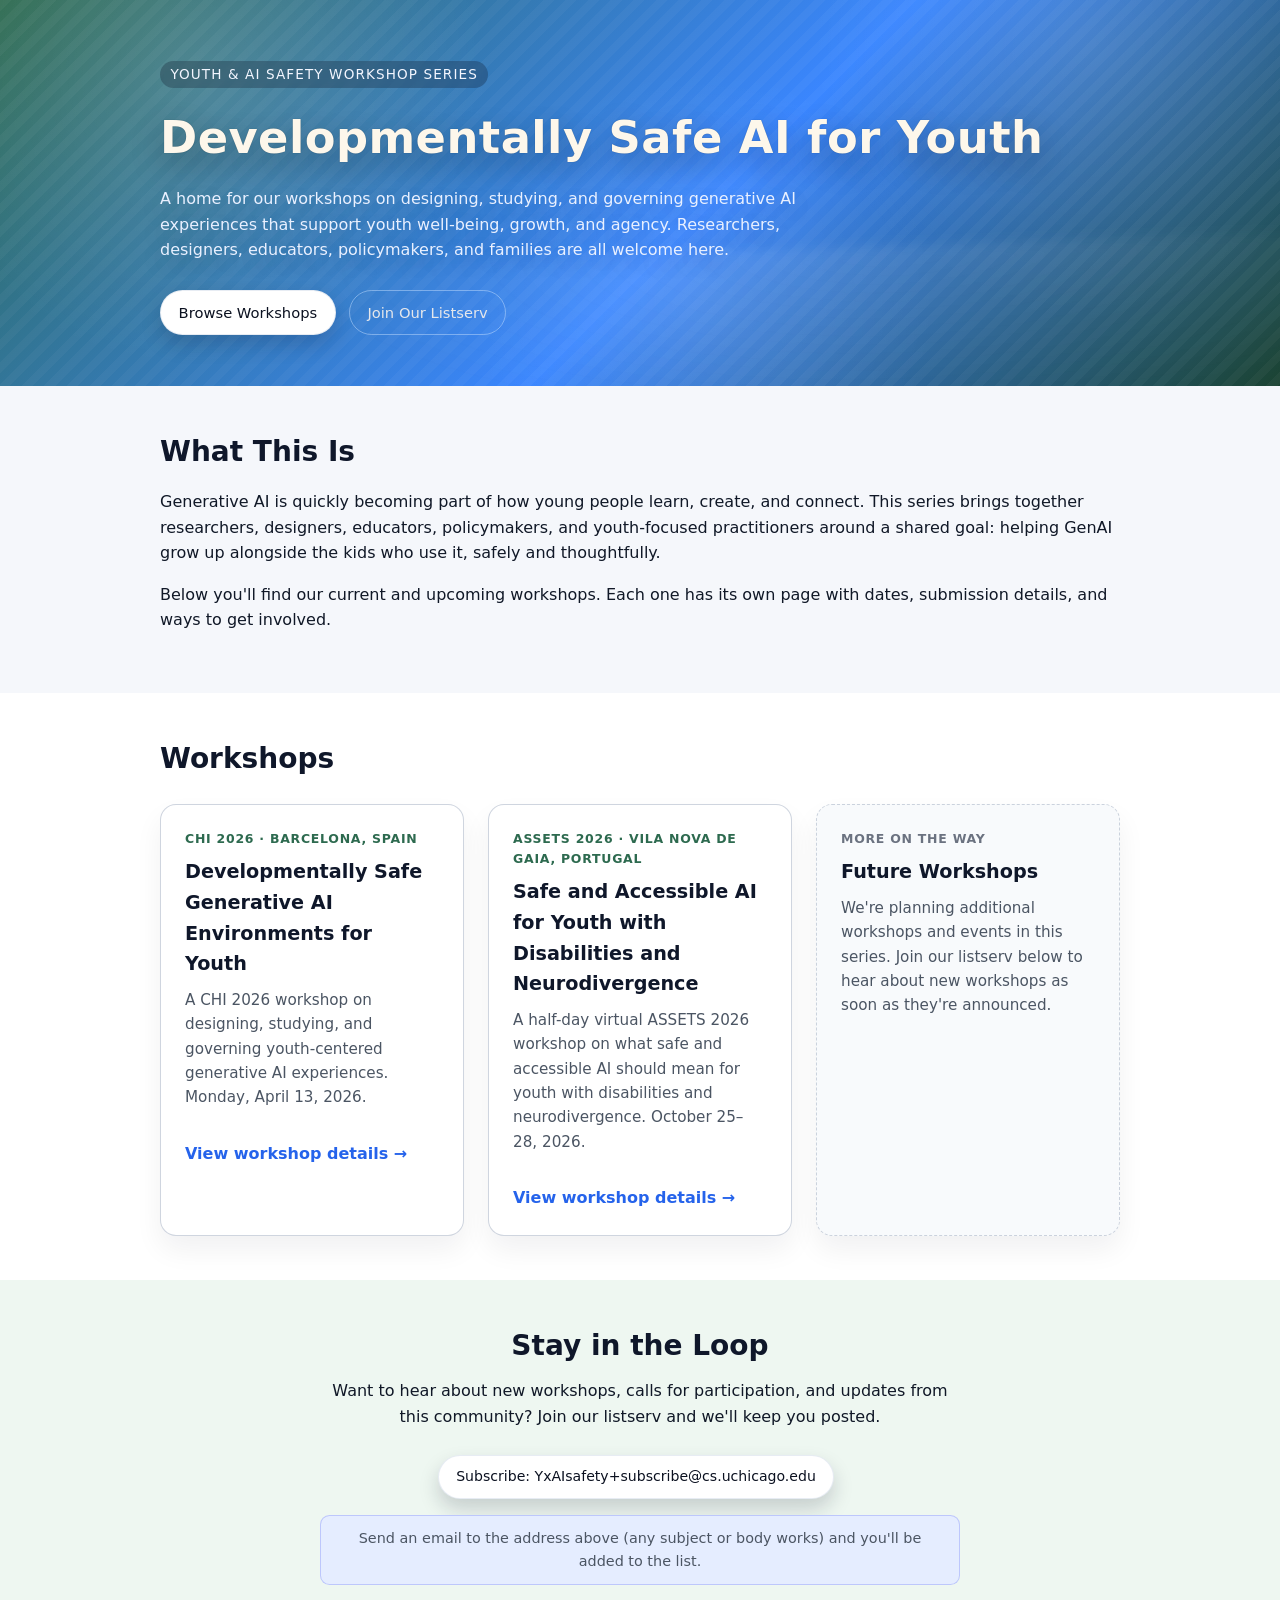
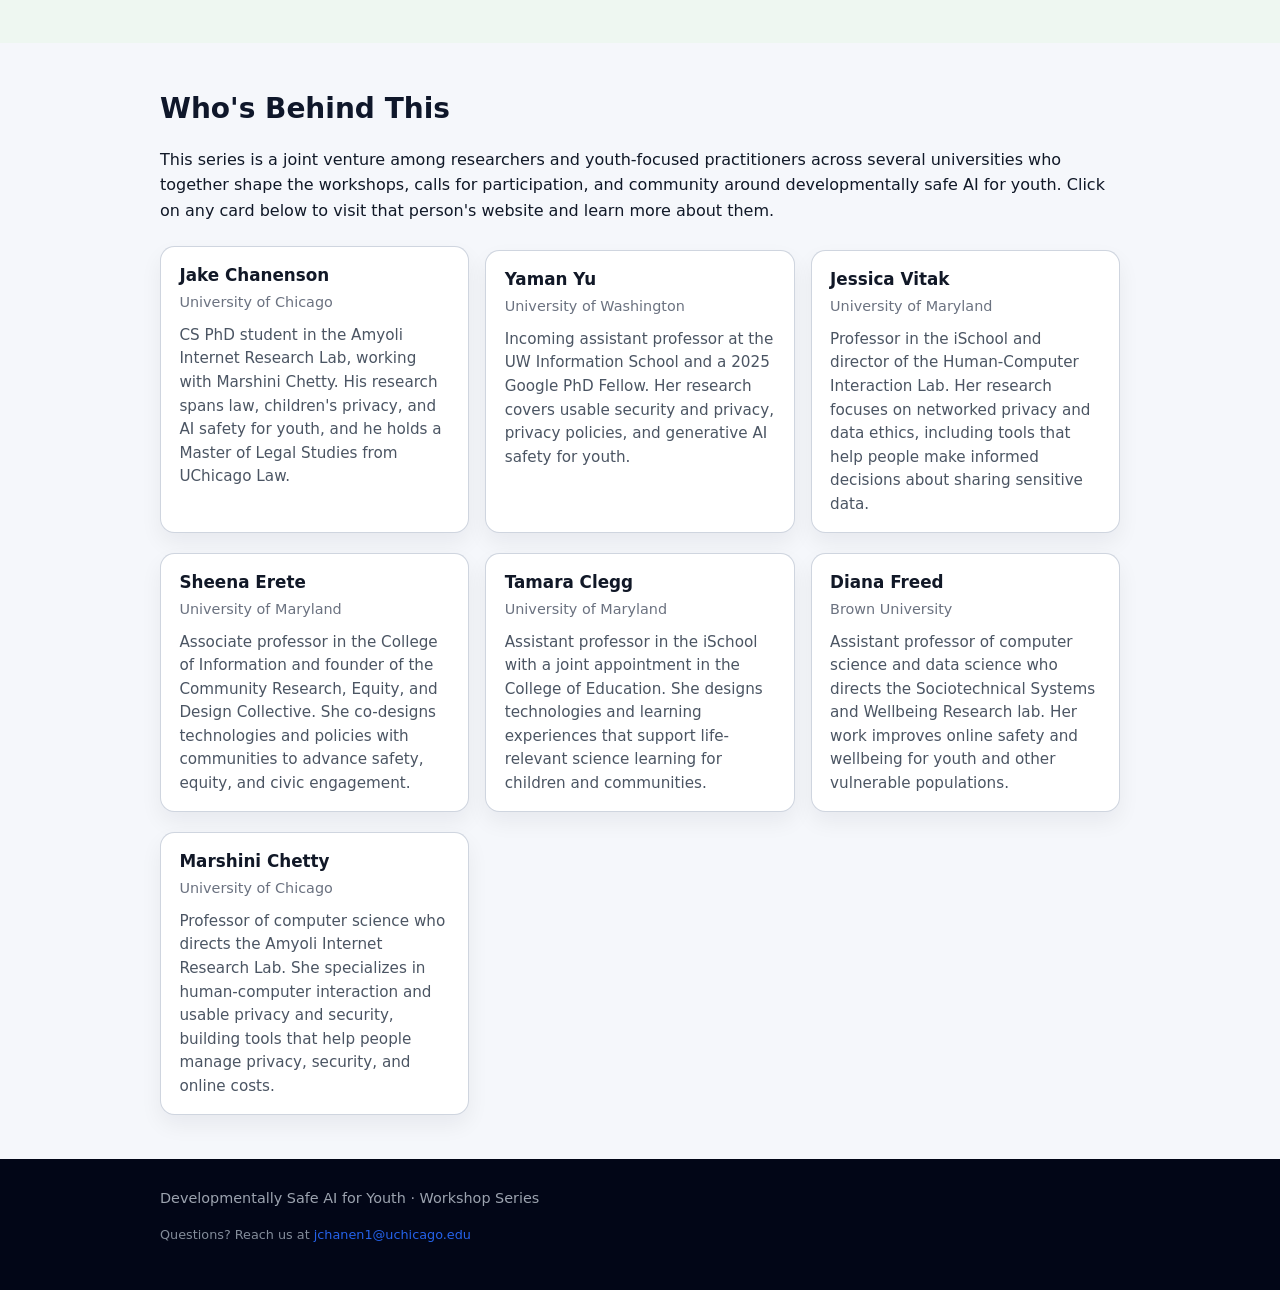
<file: index.html>
<!DOCTYPE html>
<html lang="en">
  <head>
    <meta charset="UTF-8" />
    <meta
      name="viewport"
      content="width=device-width, initial-scale=1.0"
    />
    <title>Developmentally Safe AI for Youth – Workshop Series</title>
    <link rel="stylesheet" href="assets/css/style.css?v=10" />
  </head>
  <body>
    <header class="hero hero-friendly">
      <div class="hero-inner">
        <p class="tag">Youth &amp; AI Safety Workshop Series</p>
        <h1>Developmentally Safe AI for Youth</h1>
        <p class="subtitle">
          A home for our workshops on designing, studying, and governing generative AI experiences that support
          youth well-being, growth, and agency. Researchers, designers, educators, policymakers, and families are all
          welcome here.
        </p>
        <a href="#workshops" class="button primary">Browse Workshops</a>
        <a href="#listserv" class="button ghost">Join Our Listserv</a>
      </div>
    </header>

    <main>
      <section id="about" class="section">
        <div class="section-inner">
          <h2>What This Is</h2>
          <p>
            Generative AI is quickly becoming part of how young people learn, create, and connect. This series brings
            together researchers, designers, educators, policymakers, and youth-focused practitioners around a shared
            goal: helping GenAI grow up alongside the kids who use it, safely and thoughtfully.
          </p>
          <p>
            Below you'll find our current and upcoming workshops. Each one has its own page with dates, submission
            details, and ways to get involved.
          </p>
        </div>
      </section>

      <section id="workshops" class="section alt">
        <div class="section-inner">
          <h2>Workshops</h2>
          <div class="workshop-grid">
            <a class="workshop-card" href="workshops/chi2026/index.html">
              <div class="workshop-card-tag">CHI 2026 · Barcelona, Spain</div>
              <h3>Developmentally Safe Generative AI Environments for Youth</h3>
              <p>
                A CHI 2026 workshop on designing, studying, and governing youth-centered generative AI experiences.
                Monday, April 13, 2026.
              </p>
              <span class="workshop-card-link">View workshop details &rarr;</span>
            </a>

            <a class="workshop-card" href="workshops/2026_assets/index.html">
              <div class="workshop-card-tag">ASSETS 2026 · Vila Nova de Gaia, Portugal</div>
              <h3>Safe and Accessible AI for Youth with Disabilities and Neurodivergence</h3>
              <p>
                A half-day virtual ASSETS 2026 workshop on what safe and accessible AI should mean for youth with
                disabilities and neurodivergence. October 25–28, 2026.
              </p>
              <span class="workshop-card-link">View workshop details &rarr;</span>
            </a>

            <div class="workshop-card workshop-card-placeholder">
              <div class="workshop-card-tag">More on the way</div>
              <h3>Future Workshops</h3>
              <p>
                We're planning additional workshops and events in this series. Join our listserv below to hear about
                new workshops as soon as they're announced.
              </p>
            </div>
          </div>
        </div>
      </section>

      <section id="listserv" class="section listserv-section">
        <div class="section-inner listserv-inner">
          <h2>Stay in the Loop</h2>
          <p>
            Want to hear about new workshops, calls for participation, and updates from this community? Join our
            listserv and we'll keep you posted.
          </p>
          <a
            href="mailto:YxAIsafety+subscribe@cs.uchicago.edu"
            class="button primary listserv-button"
          >
            Subscribe: YxAIsafety+subscribe@cs.uchicago.edu
          </a>
          <p class="note listserv-note">
            Send an email to the address above (any subject or body works) and you'll be added to the list.
          </p>
        </div>
      </section>
      <section id="about-team" class="section">
        <div class="section-inner">
          <h2>Who's Behind This</h2>
          <p>
            This series is a joint venture among researchers and youth-focused practitioners across several
            universities who together shape the workshops, calls for participation, and community around
            developmentally safe AI for youth. Click on any card below to visit that person's website and learn more
            about them.
          </p>
          <ul class="team-list">
            <li><a class="team-card" href="https://jakec007.github.io/"><strong>Jake Chanenson</strong><span class="team-affil">University of Chicago</span><span class="team-bio">CS PhD student in the Amyoli Internet Research Lab, working with Marshini Chetty. His research spans law, children's privacy, and AI safety for youth, and he holds a Master of Legal Studies from UChicago Law.</span></a></li>
            <li><a class="team-card" href="https://yaman-yu.github.io/"><strong>Yaman Yu</strong><span class="team-affil">University of Washington</span><span class="team-bio">Incoming assistant professor at the UW Information School and a 2025 Google PhD Fellow. Her research covers usable security and privacy, privacy policies, and generative AI safety for youth.</span></a></li>
            <li><a class="team-card" href="https://jessicavitak.com/"><strong>Jessica Vitak</strong><span class="team-affil">University of Maryland</span><span class="team-bio">Professor in the iSchool and director of the Human-Computer Interaction Lab. Her research focuses on networked privacy and data ethics, including tools that help people make informed decisions about sharing sensitive data.</span></a></li>
            <li><a class="team-card" href="https://www.sheenaerete.com/"><strong>Sheena Erete</strong><span class="team-affil">University of Maryland</span><span class="team-bio">Associate professor in the College of Information and founder of the Community Research, Equity, and Design Collective. She co-designs technologies and policies with communities to advance safety, equity, and civic engagement.</span></a></li>
            <li><a class="team-card" href="https://tammyclegg.com/"><strong>Tamara Clegg</strong><span class="team-affil">University of Maryland</span><span class="team-bio">Assistant professor in the iSchool with a joint appointment in the College of Education. She designs technologies and learning experiences that support life-relevant science learning for children and communities.</span></a></li>
            <li><a class="team-card" href="https://dfreed.me/"><strong>Diana Freed</strong><span class="team-affil">Brown University</span><span class="team-bio">Assistant professor of computer science and data science who directs the Sociotechnical Systems and Wellbeing Research lab. Her work improves online safety and wellbeing for youth and other vulnerable populations.</span></a></li>
            <li><a class="team-card" href="https://www.marshini.net/"><strong>Marshini Chetty</strong><span class="team-affil">University of Chicago</span><span class="team-bio">Professor of computer science who directs the Amyoli Internet Research Lab. She specializes in human-computer interaction and usable privacy and security, building tools that help people manage privacy, security, and online costs.</span></a></li>
          </ul>
        </div>
      </section>
    </main>

    <footer class="footer">
      <div class="footer-inner">
        <p>Developmentally Safe AI for Youth &middot; Workshop Series</p>
        <p class="small">
          Questions? Reach us at
          <a href="mailto:jchanen1@uchicago.edu">jchanen1@uchicago.edu</a>
        </p>
      </div>
    </footer>
  </body>
</html>
</file>
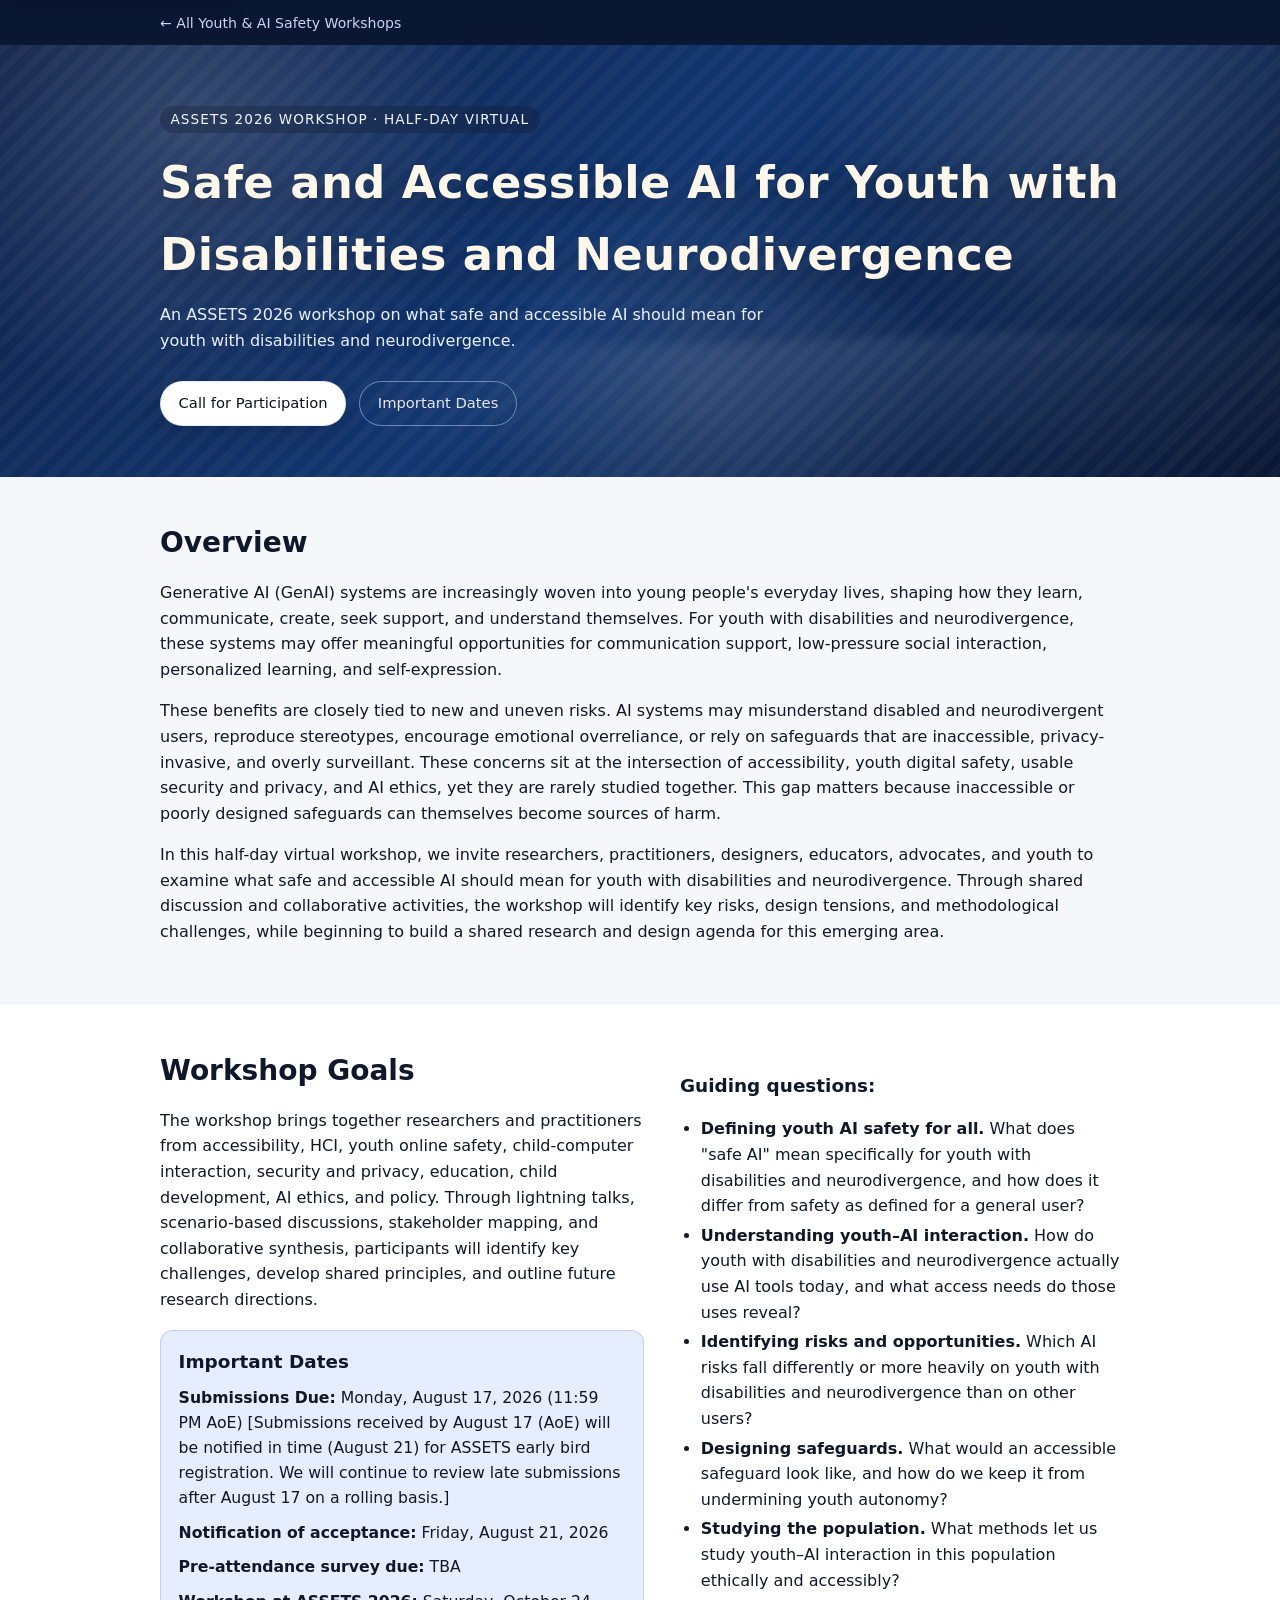
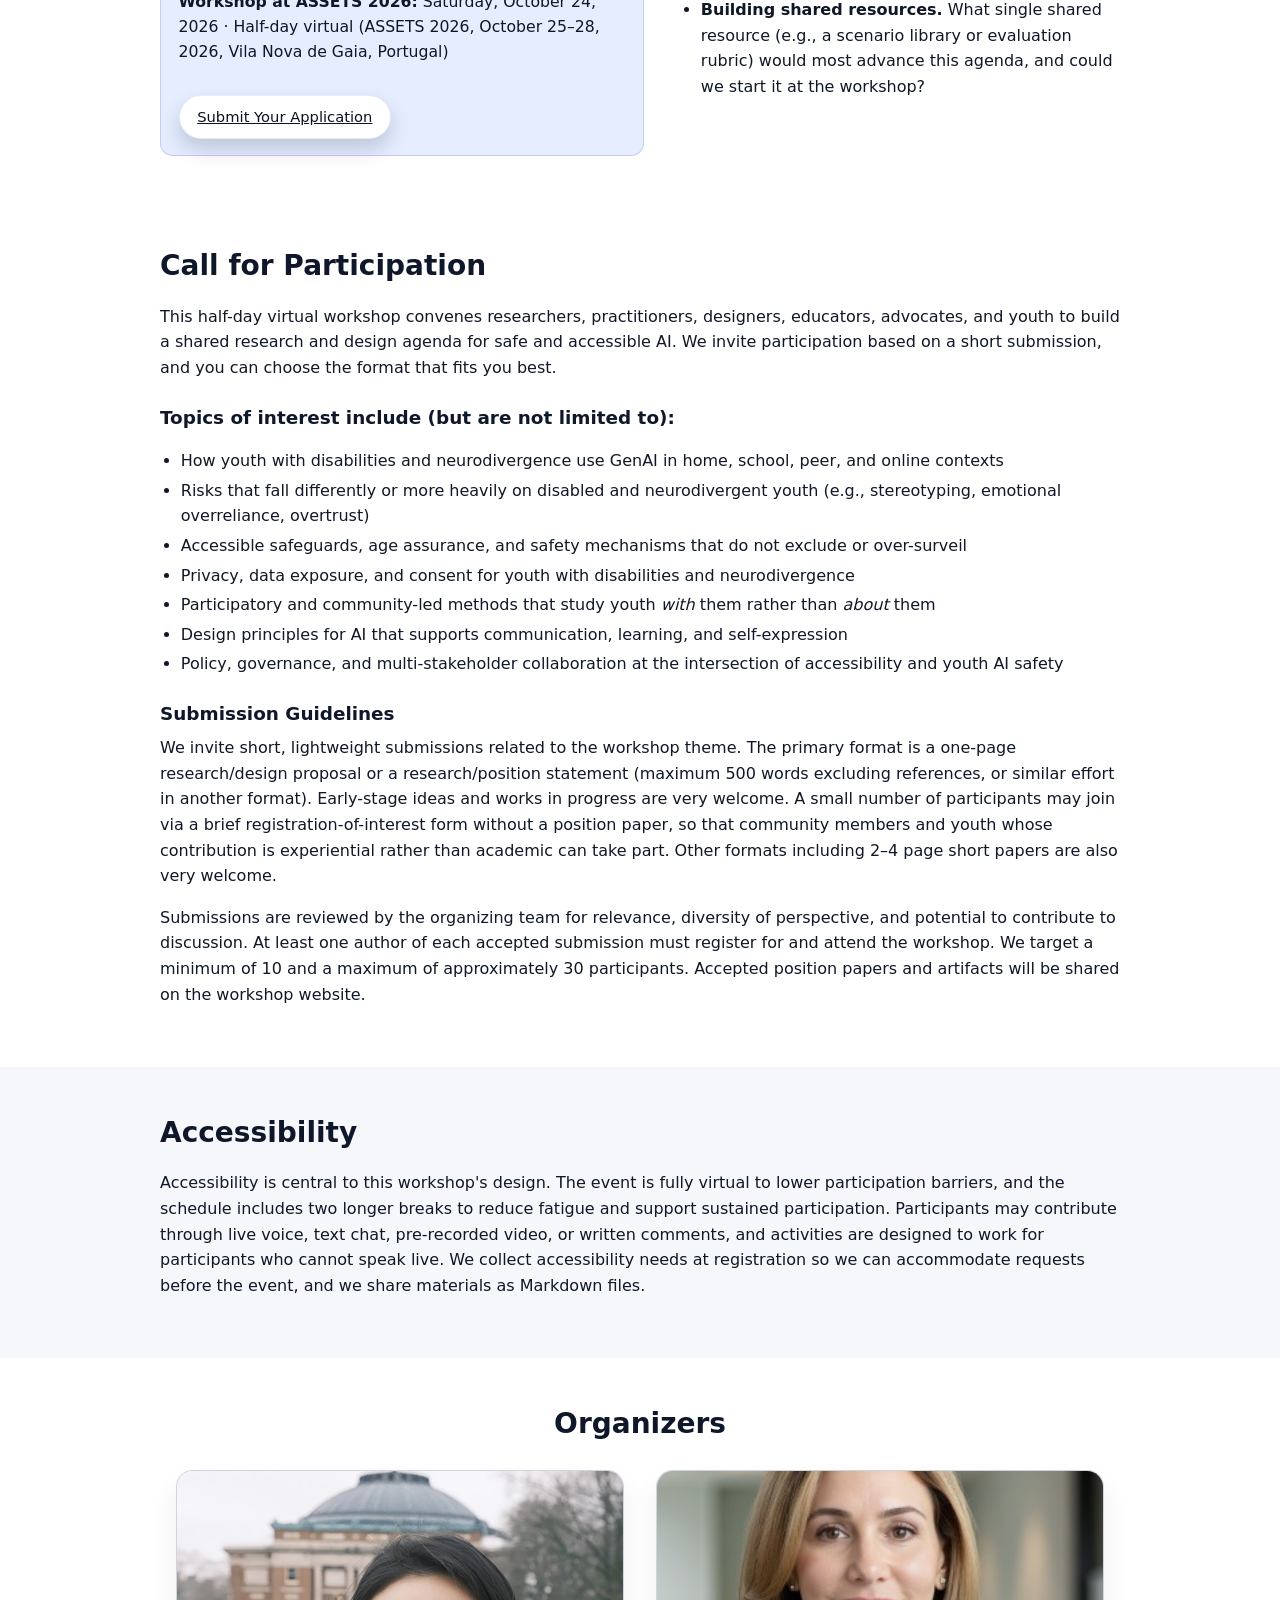
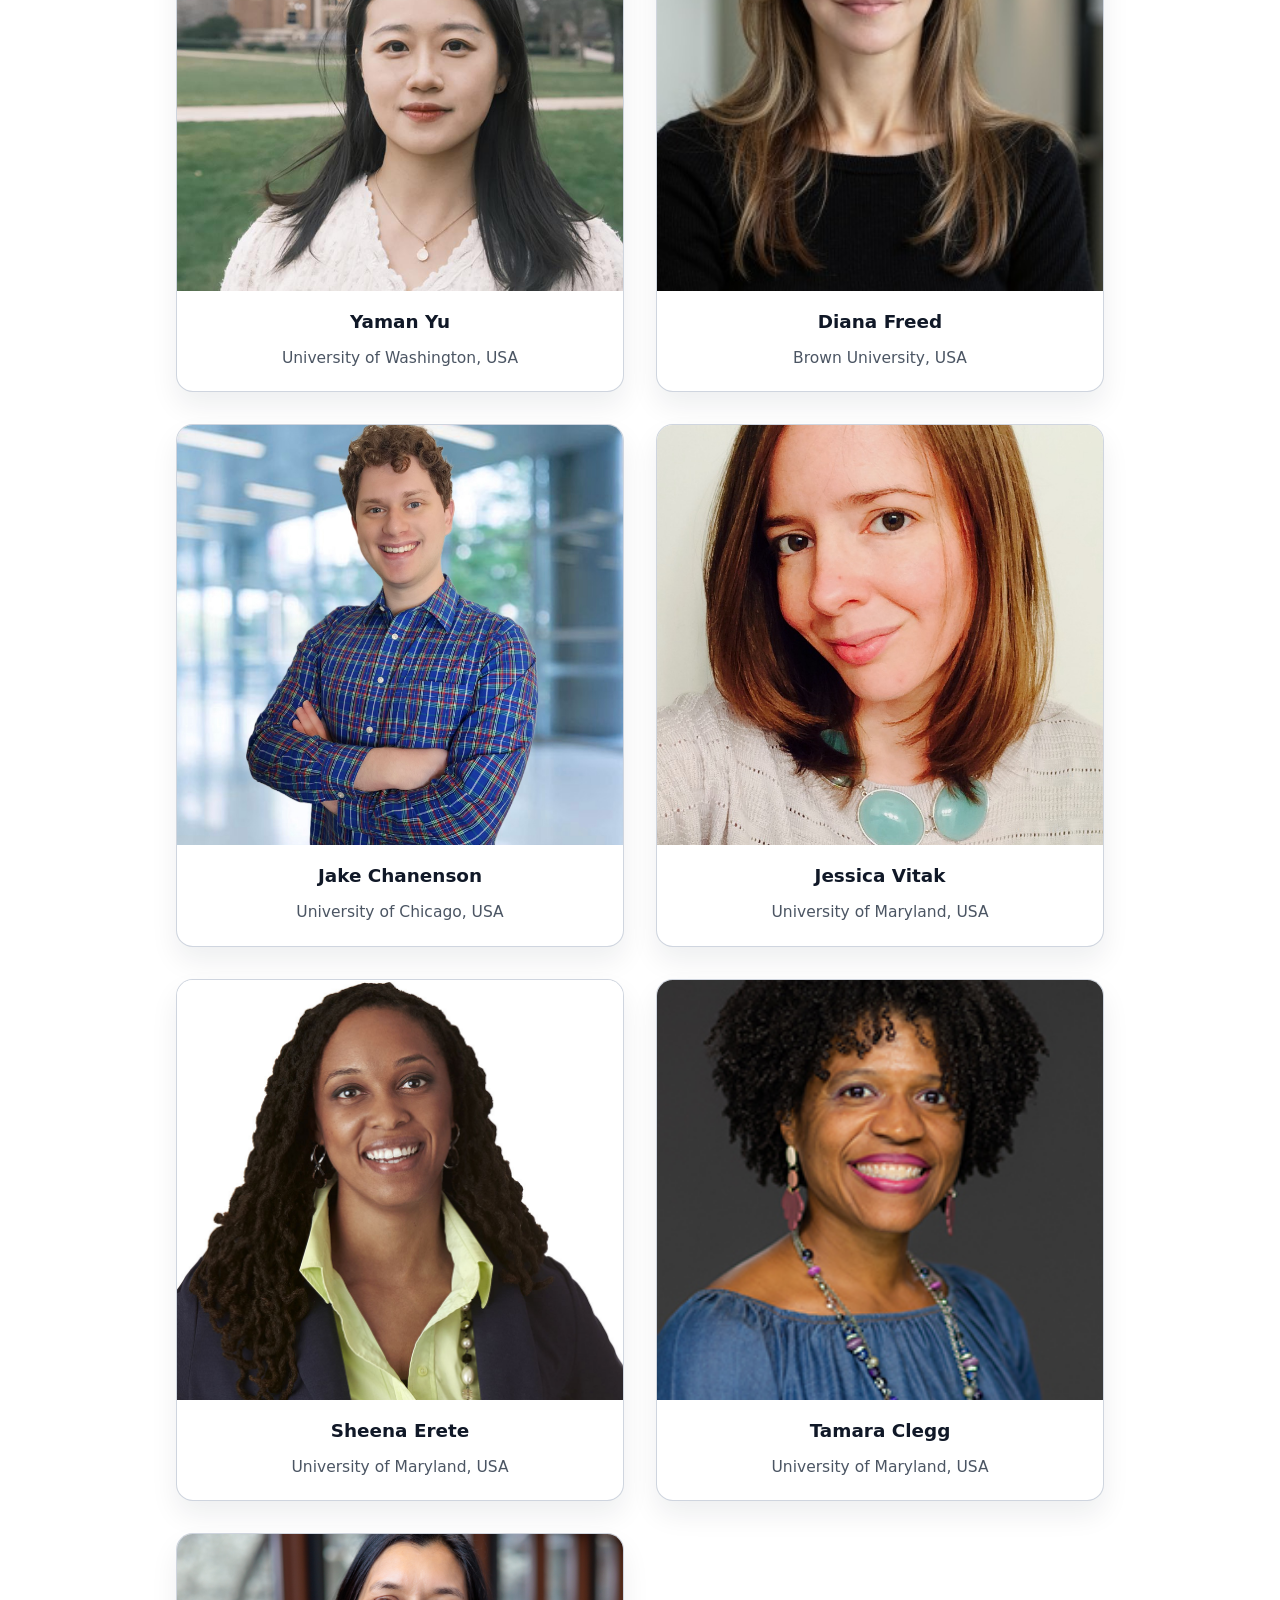
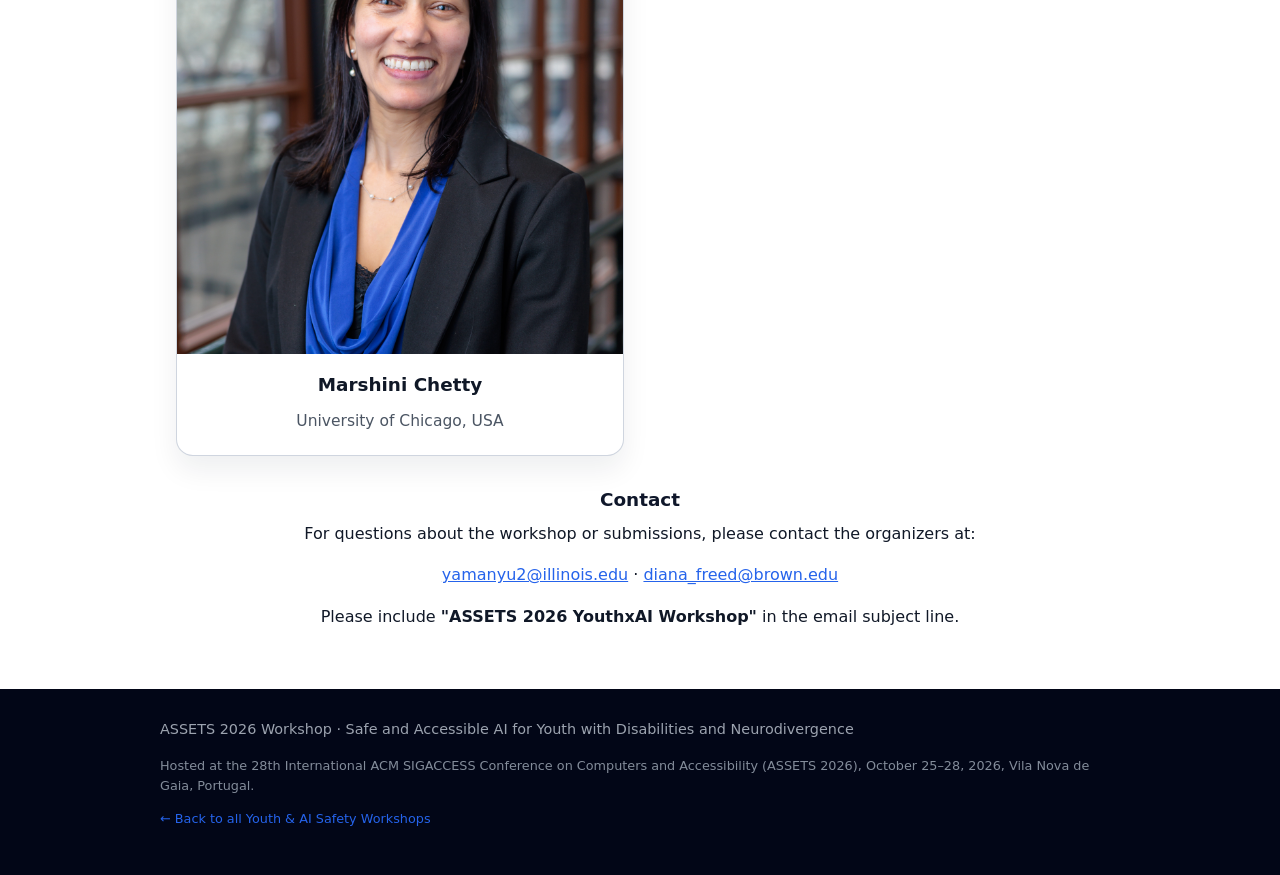
<file: workshops/2026_assets/index.html>
<!DOCTYPE html>
<html lang="en">
  <head>
    <meta charset="UTF-8" />
    <meta
      name="viewport"
      content="width=device-width, initial-scale=1.0"
    />
    <title>Safe and Accessible AI for Youth with Disabilities and Neurodivergence – ASSETS 2026 Workshop</title>
    <link rel="stylesheet" href="../../assets/css/style.css?v=10" />
  </head>
  <body>
    <a href="#main" class="skip-link">Skip to main content</a>
    <nav class="breadcrumb-bar" aria-label="Breadcrumb">
      <div class="breadcrumb-inner">
        <a href="../../index.html">&larr; All Youth &amp; AI Safety Workshops</a>
      </div>
    </nav>

    <header class="hero">
      <div class="hero-inner">
        <p class="tag">ASSETS 2026 Workshop · Half-Day Virtual</p>
        <h1>Safe and Accessible AI for Youth with Disabilities and Neurodivergence</h1>
        <p class="subtitle">
          An ASSETS 2026 workshop on what safe and accessible AI should mean for youth with disabilities and
          neurodivergence.
        </p>
        <a href="#call-for-participation" class="button primary">Call for Participation</a>
        <a href="#important-dates" class="button ghost">Important Dates</a>
      </div>
    </header>

    <main id="main">
      <section id="overview" class="section">
        <div class="section-inner">
          <h2>Overview</h2>
          <p>
            Generative AI (GenAI) systems are increasingly woven into young people's everyday lives, shaping how they
            learn, communicate, create, seek support, and understand themselves. For youth with disabilities and
            neurodivergence, these systems may offer meaningful opportunities for communication support, low-pressure
            social interaction, personalized learning, and self-expression.
          </p>
          <p>
            These benefits are closely tied to new and uneven risks. AI systems may misunderstand disabled and
            neurodivergent users, reproduce stereotypes, encourage emotional overreliance, or rely on safeguards that are
            inaccessible, privacy-invasive, and overly surveillant. These concerns sit at the intersection of
            accessibility, youth digital safety, usable security and privacy, and AI ethics, yet they are rarely studied
            together. This gap matters because inaccessible or poorly designed safeguards can themselves become sources
            of harm.
          </p>
          <p>
            In this half-day virtual workshop, we invite researchers, practitioners, designers, educators, advocates, and
            youth to examine what safe and accessible AI should mean for youth with disabilities and neurodivergence.
            Through shared discussion and collaborative activities, the workshop will identify key risks, design
            tensions, and methodological challenges, while beginning to build a shared research and design agenda for
            this emerging area.
          </p>
        </div>
      </section>

      <section id="goals" class="section alt">
        <div class="section-inner two-column">
          <div>
            <h2>Workshop Goals</h2>
            <p>
              The workshop brings together researchers and practitioners from accessibility, HCI, youth online safety,
              child-computer interaction, security and privacy, education, child development, AI ethics, and policy.
              Through lightning talks, scenario-based discussions, stakeholder mapping, and collaborative synthesis,
              participants will identify key challenges, develop shared principles, and outline future research
              directions.
            </p>
            <div id="important-dates" class="inline-dates">
              <h3>Important Dates</h3>
              <ul>
                <li><strong>Submissions Due:</strong> Monday, August 17, 2026 (11:59 PM AoE) [Submissions received by August 17 (AoE) will be notified in time (August 21) for ASSETS early bird registration. We will continue to review late submissions after August 17 on a rolling basis.]</li>
                <li><strong>Notification of acceptance:</strong> Friday, August 21, 2026</li>
                <li><strong>Pre-attendance survey due:</strong> TBA</li>
                <li><strong>Workshop at ASSETS 2026:</strong> Saturday, October 24, 2026 · Half-day virtual (ASSETS 2026, October 25–28, 2026, Vila Nova de Gaia, Portugal)</li>
              </ul>
              <p style="margin-top: 1.5rem; margin-bottom: 0;">
                <a href="https://forms.gle/jjthPrw22zeJSk36A" class="button primary">Submit Your Application</a>
              </p>
            </div>
          </div>
          <div>
            <h3>Guiding questions:</h3>
            <ul>
              <li>
                <strong>Defining youth AI safety for all.</strong> What does "safe AI" mean specifically for youth with
                disabilities and neurodivergence, and how does it differ from safety as defined for a general user?
              </li>
              <li>
                <strong>Understanding youth–AI interaction.</strong> How do youth with disabilities and neurodivergence
                actually use AI tools today, and what access needs do those uses reveal?
              </li>
              <li>
                <strong>Identifying risks and opportunities.</strong> Which AI risks fall differently or more heavily on
                youth with disabilities and neurodivergence than on other users?
              </li>
              <li>
                <strong>Designing safeguards.</strong> What would an accessible safeguard look like, and how do we keep
                it from undermining youth autonomy?
              </li>
              <li>
                <strong>Studying the population.</strong> What methods let us study youth–AI interaction in this
                population ethically and accessibly?
              </li>
              <li>
                <strong>Building shared resources.</strong> What single shared resource (e.g., a scenario library or
                evaluation rubric) would most advance this agenda, and could we start it at the workshop?
              </li>
            </ul>
          </div>
        </div>
      </section>

      <section id="call-for-participation" class="section alt">
        <div class="section-inner">
          <h2>Call for Participation</h2>
          <p>
            This half-day virtual workshop convenes researchers, practitioners, designers, educators, advocates, and
            youth to build a shared research and design agenda for safe and accessible AI. We invite participation based
            on a short submission, and you can choose the format that fits you best.
          </p>
          <h3>Topics of interest include (but are not limited to):</h3>
          <ul>
            <li>How youth with disabilities and neurodivergence use GenAI in home, school, peer, and online contexts</li>
            <li>Risks that fall differently or more heavily on disabled and neurodivergent youth (e.g., stereotyping, emotional overreliance, overtrust)</li>
            <li>Accessible safeguards, age assurance, and safety mechanisms that do not exclude or over-surveil</li>
            <li>Privacy, data exposure, and consent for youth with disabilities and neurodivergence</li>
            <li>Participatory and community-led methods that study youth <em>with</em> them rather than <em>about</em> them</li>
            <li>Design principles for AI that supports communication, learning, and self-expression</li>
            <li>Policy, governance, and multi-stakeholder collaboration at the intersection of accessibility and youth AI safety</li>
          </ul>

          <h3>Submission Guidelines</h3>
          <p>
            We invite short, lightweight submissions related to the workshop theme. The primary format is a one-page research/design proposal or a research/position statement (maximum 500 words excluding references, or similar effort in another format). Early-stage ideas and works in progress are very welcome. A small number of
            participants may join via a brief registration-of-interest form without a position paper, so that community
            members and youth whose contribution is experiential rather than academic can take part. Other formats including 2–4 page short papers are also very welcome.
          </p>
          <p>
            Submissions are reviewed by the organizing team for relevance, diversity of perspective, and potential to
            contribute to discussion. At least one author of each accepted submission must register for and attend the
            workshop. We target a minimum of 10 and a maximum of approximately 30 participants. Accepted position papers
            and artifacts will be shared on the workshop website.
          </p>
        </div>
      </section>

      <section id="accessibility" class="section">
        <div class="section-inner">
          <h2>Accessibility</h2>
          <p>
            Accessibility is central to this workshop's design. The event is fully virtual to lower participation
            barriers, and the schedule includes two longer breaks to reduce fatigue and support sustained participation.
            Participants may contribute through live voice, text chat, pre-recorded video, or written comments, and
            activities are designed to work for participants who cannot speak live. We collect accessibility needs at
            registration so we can accommodate requests before the event, and we share materials as Markdown files.
          </p>
        </div>
      </section>

      <section id="organizers" class="section alt">
        <div class="section-inner">
          <h2 class="organizers-title">Organizers</h2>
          <div class="organizers-full">
            <div class="organizers-grid">
              <div class="organizer-card">
                <img class="organizer-photo" src="../../assets/img/organizers/yaman.jpg" alt="Yaman Yu" />
                <div class="organizer-info">
                  <p class="organizer-name">Yaman Yu</p>
                  <p class="organizer-affiliation">University of Washington, USA</p>
                </div>
              </div>
              <div class="organizer-card">
                <img class="organizer-photo" src="../../assets/img/organizers/Diana.jpeg" alt="Diana Freed" />
                <div class="organizer-info">
                  <p class="organizer-name">Diana Freed</p>
                  <p class="organizer-affiliation">Brown University, USA</p>
                </div>
              </div>
              <div class="organizer-card">
                <img class="organizer-photo" src="../../assets/img/organizers/Jake.jpeg" alt="Jake Chanenson" />
                <div class="organizer-info">
                  <p class="organizer-name">Jake Chanenson</p>
                  <p class="organizer-affiliation">University of Chicago, USA</p>
                </div>
              </div>
              <div class="organizer-card">
                <img class="organizer-photo" src="../../assets/img/organizers/jessica.jpg" alt="Jessica Vitak" />
                <div class="organizer-info">
                  <p class="organizer-name">Jessica Vitak</p>
                  <p class="organizer-affiliation">University of Maryland, USA</p>
                </div>
              </div>
              <div class="organizer-card">
                <img class="organizer-photo" src="../../assets/img/organizers/Sheena.jpg" alt="Sheena Erete" />
                <div class="organizer-info">
                  <p class="organizer-name">Sheena Erete</p>
                  <p class="organizer-affiliation">University of Maryland, USA</p>
                </div>
              </div>
              <div class="organizer-card">
                <img class="organizer-photo" src="../../assets/img/organizers/tammy.jpg" alt="Tamara Clegg" />
                <div class="organizer-info">
                  <p class="organizer-name">Tamara Clegg</p>
                  <p class="organizer-affiliation">University of Maryland, USA</p>
                </div>
              </div>
              <div class="organizer-card">
                <img class="organizer-photo" src="../../assets/img/organizers/Marshini.jpg" alt="Marshini Chetty" />
                <div class="organizer-info">
                  <p class="organizer-name">Marshini Chetty</p>
                  <p class="organizer-affiliation">University of Chicago, USA</p>
                </div>
              </div>
            </div>
            <div class="contact-block">
              <h3>Contact</h3>
              <p>
                For questions about the workshop or submissions, please contact the organizers at:
              </p>
              <p class="contact">
                <a href="mailto:yamanyu2@illinois.edu">yamanyu2@illinois.edu</a> ·
                <a href="mailto:diana_freed@brown.edu">diana_freed@brown.edu</a>
              </p>
              <p>
                Please include <strong>"ASSETS 2026 YouthxAI Workshop"</strong> in the email subject line.
              </p>
            </div>
          </div>
        </div>
      </section>
    </main>

    <footer class="footer">
      <div class="footer-inner">
        <p>
          ASSETS 2026 Workshop · Safe and Accessible AI for Youth with Disabilities and Neurodivergence
        </p>
        <p class="small">
          Hosted at the 28th International ACM SIGACCESS Conference on Computers and Accessibility (ASSETS 2026),
          October 25–28, 2026, Vila Nova de Gaia, Portugal.
        </p>
        <p class="small"><a href="../../index.html">&larr; Back to all Youth &amp; AI Safety Workshops</a></p>
      </div>
    </footer>
  </body>
</html>
</file>
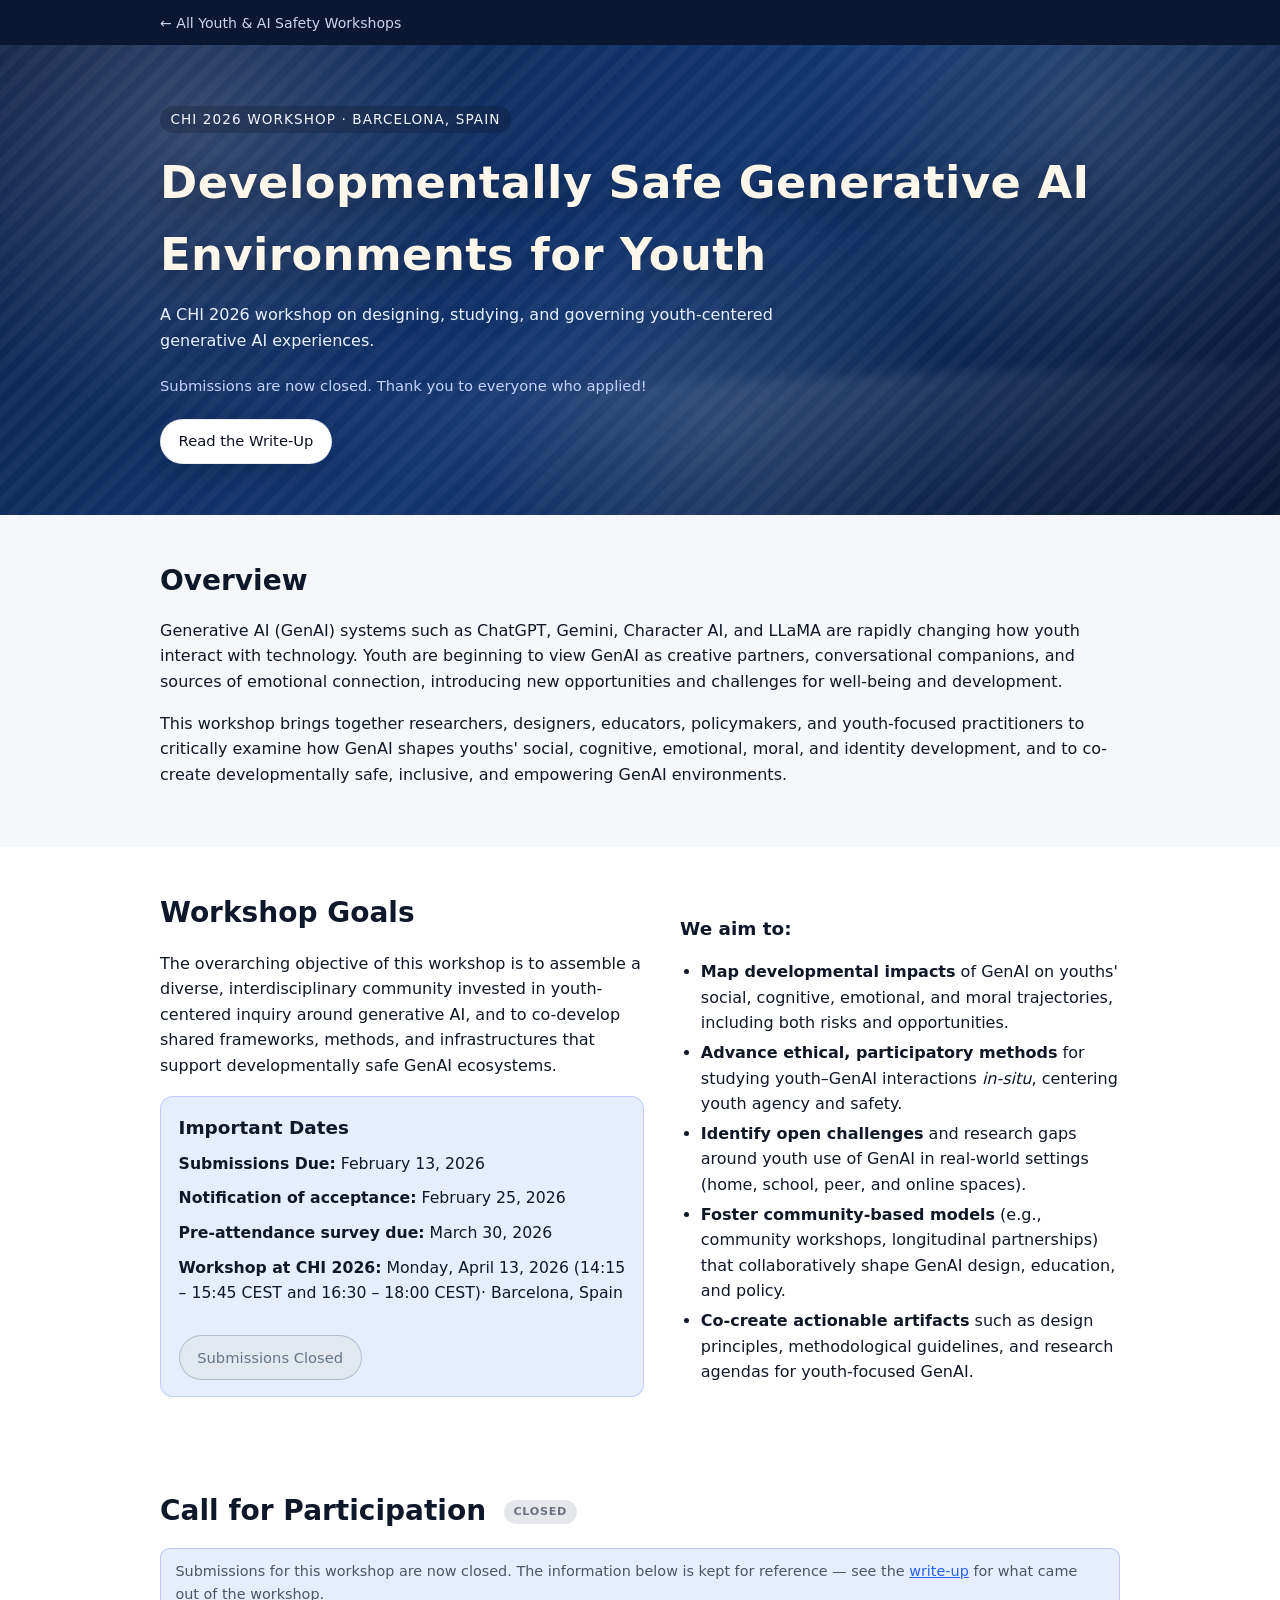
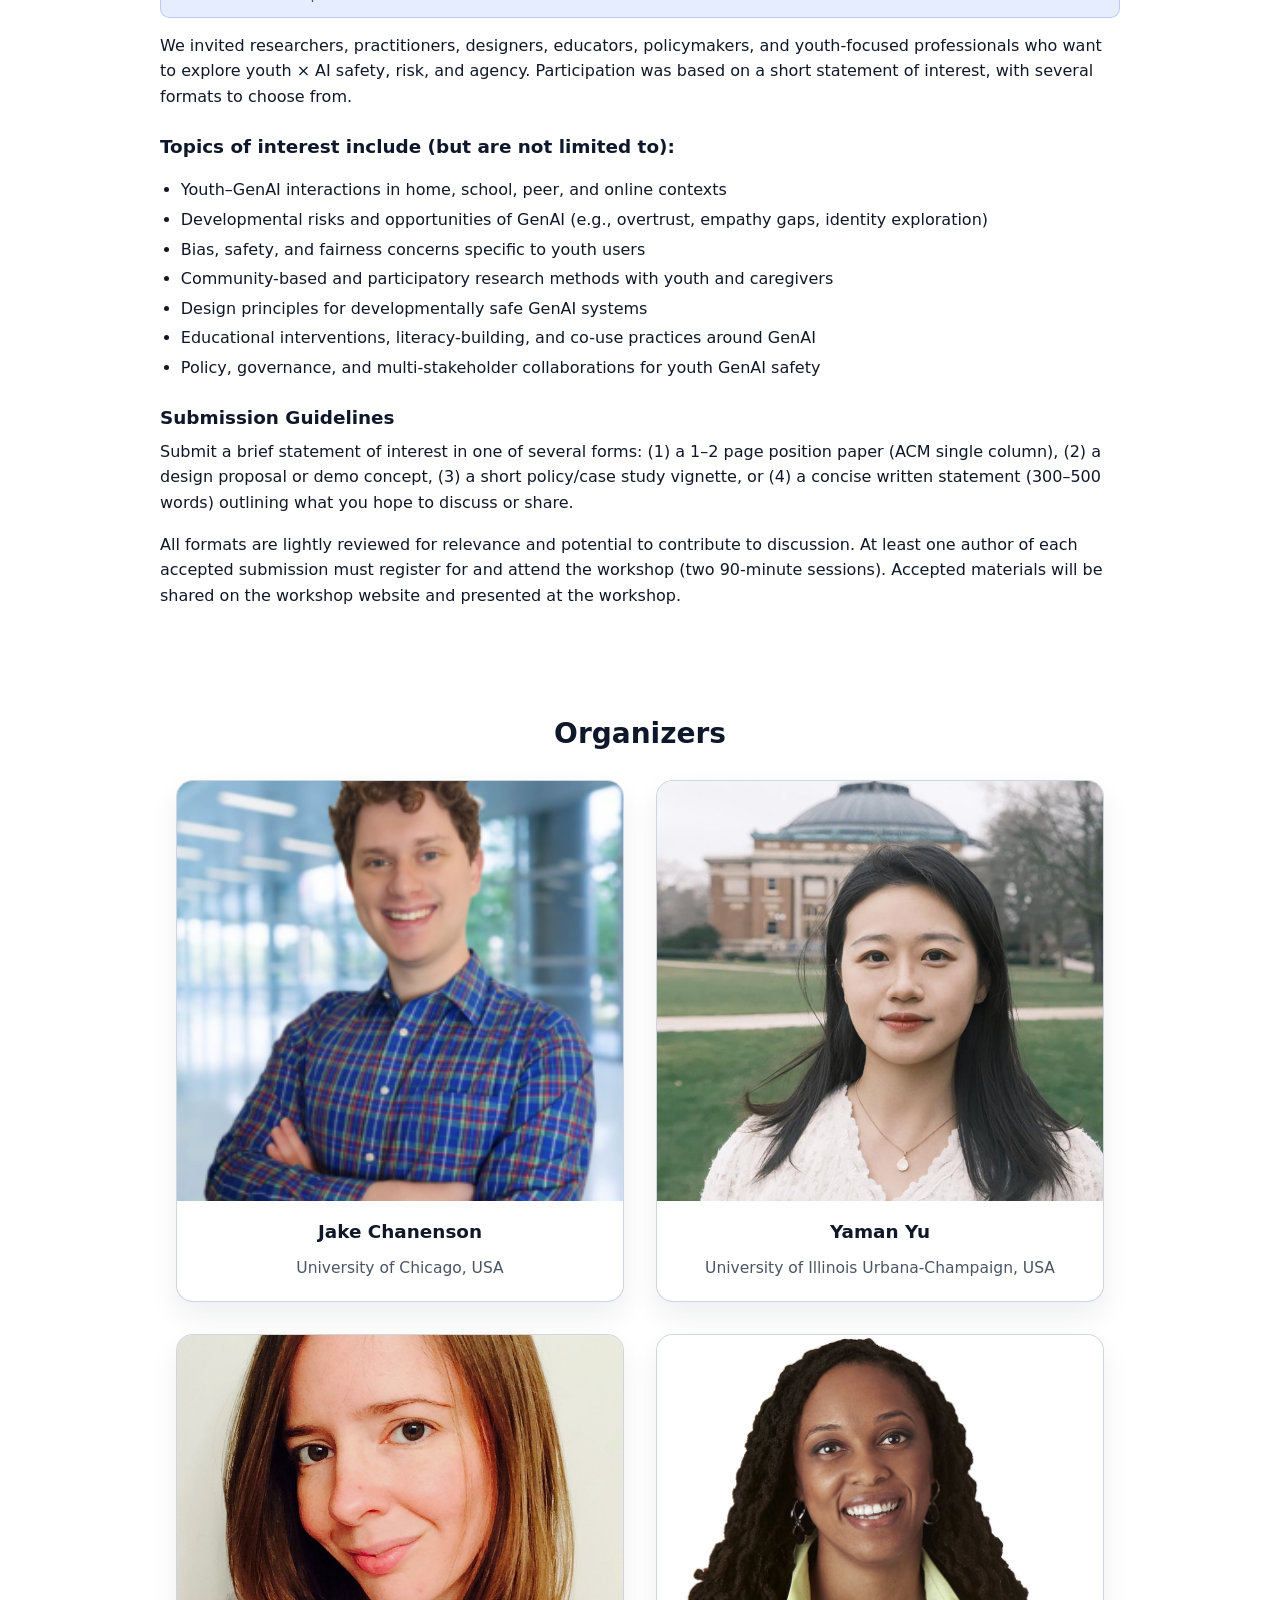
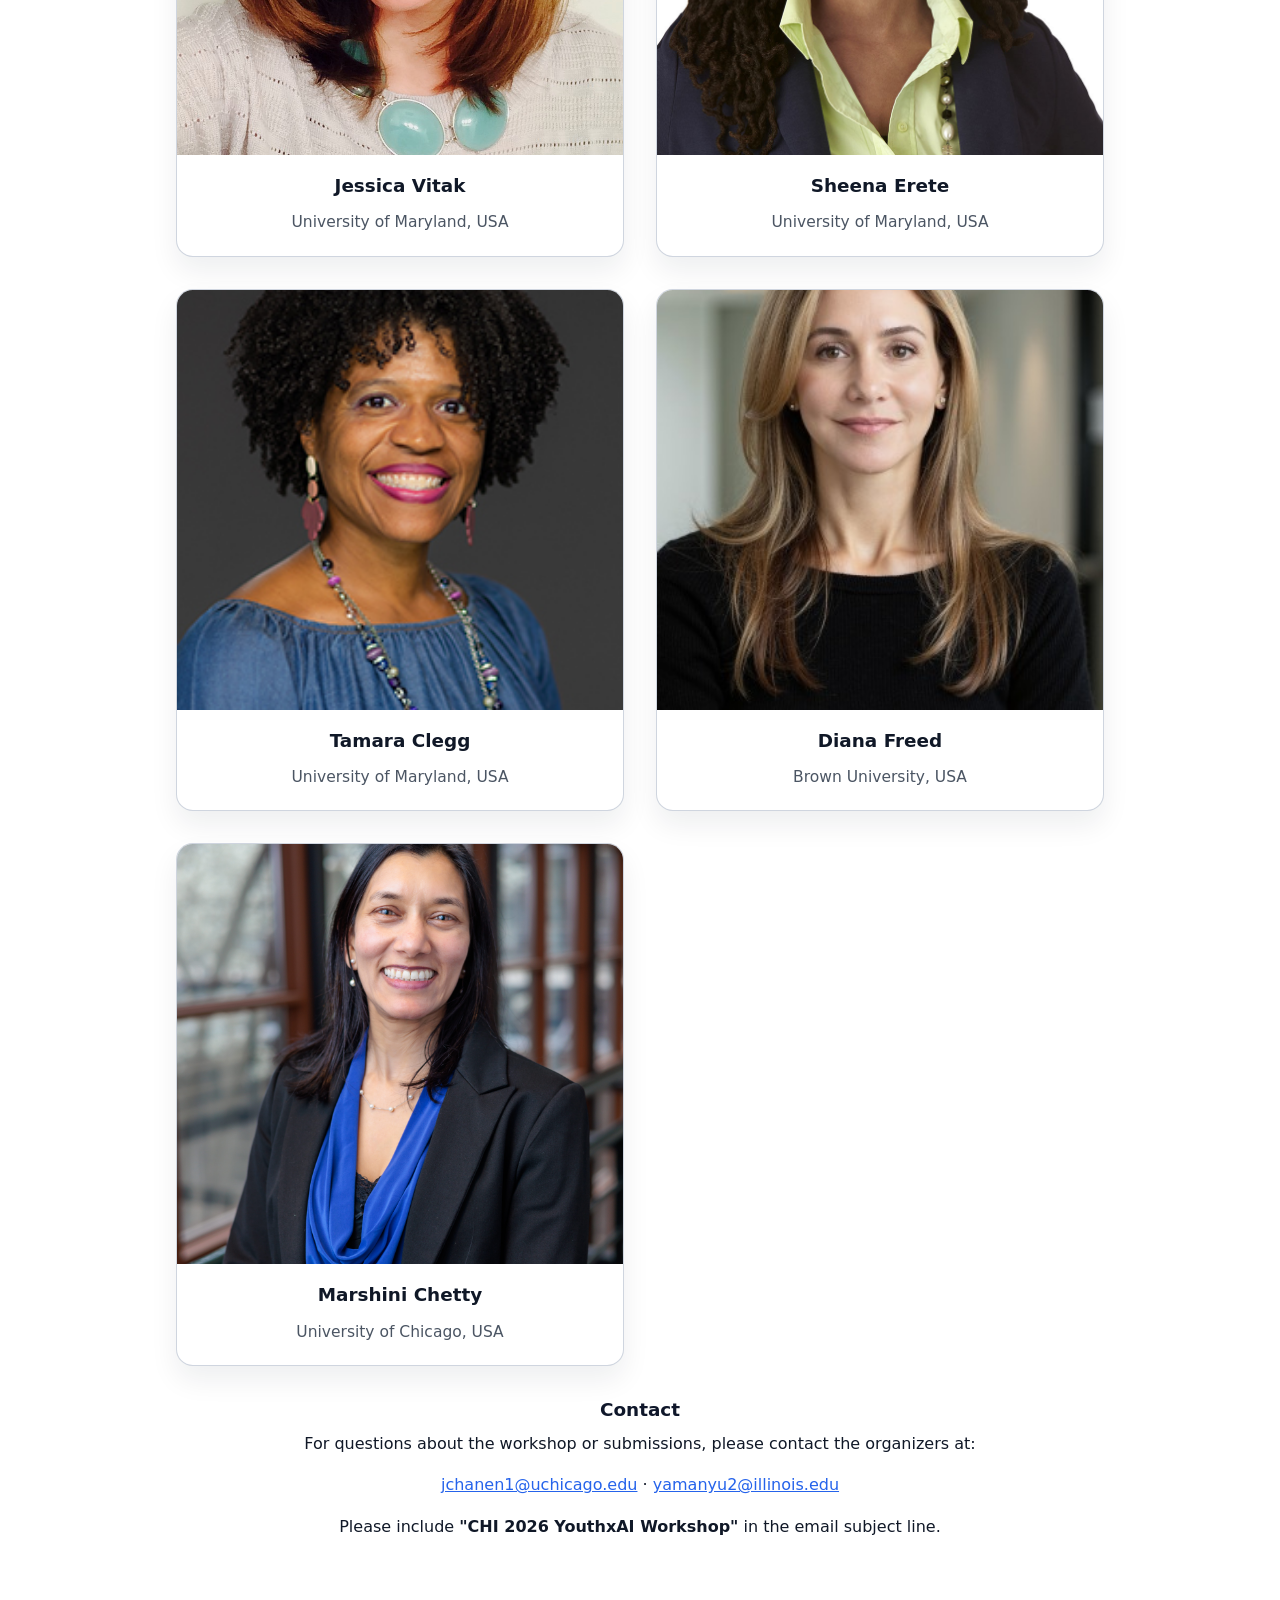
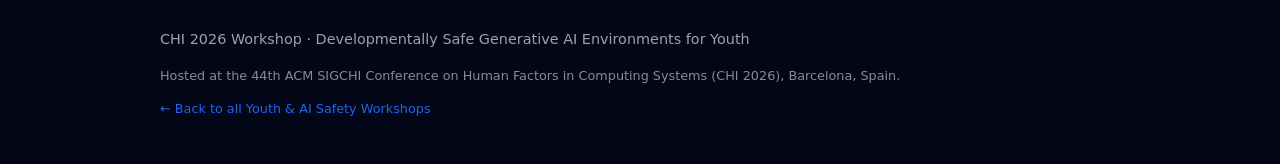
<file: workshops/chi2026/index.html>
<!DOCTYPE html>
<html lang="en">
  <head>
    <meta charset="UTF-8" />
    <meta
      name="viewport"
      content="width=device-width, initial-scale=1.0"
    />
    <title>Developmentally Safe Generative AI Environments for Youth – CHI 2026 Workshop</title>
    <link rel="stylesheet" href="../../assets/css/style.css?v=7" />
  </head>
  <body>
    <div class="breadcrumb-bar">
      <div class="breadcrumb-inner">
        <a href="../../index.html">&larr; All Youth &amp; AI Safety Workshops</a>
      </div>
    </div>

    <header class="hero">
      <div class="hero-inner">
        <p class="tag">CHI 2026 Workshop · Barcelona, Spain</p>
        <h1>Developmentally Safe Generative AI Environments for Youth</h1>
        <p class="subtitle">
          A CHI 2026 workshop on designing, studying, and governing youth-centered generative AI experiences.
        </p>
        <p class="status-text">Submissions are now closed. Thank you to everyone who applied!</p>
        <a href="writeup.html" class="button primary">Read the Write-Up</a>
      </div>
    </header>

    <main>
      <section id="overview" class="section">
        <div class="section-inner">
          <h2>Overview</h2>
          <p>
            Generative AI (GenAI) systems such as ChatGPT, Gemini, Character AI, and LLaMA are rapidly changing how youth
            interact with technology. Youth are beginning to view GenAI as creative partners, conversational companions,
            and sources of emotional connection, introducing new opportunities and challenges for well-being and
            development.
          </p>
          <p>
            This workshop brings together researchers, designers, educators, policymakers, and youth-focused
            practitioners to critically examine how GenAI shapes youths' social, cognitive, emotional, moral, and
            identity development, and to co-create developmentally safe, inclusive, and empowering GenAI environments.
          </p>
          <!-- <p class="note">
            This workshop builds on the position paper
            <em>"Developmentally Safe Generative AI Environment for Youth"</em>, to appear at the
            44th ACM SIGCHI Conference on Human Factors in Computing Systems (CHI 2026), Barcelona, Spain
            (<a href="file://2026_CHI_YouthxAI_Workshop.pdf">PDF</a>).
          </p> -->
        </div>
      </section>

      <section id="goals" class="section alt">
        <div class="section-inner two-column">
          <div>
            <h2>Workshop Goals</h2>
            <p>
              The overarching objective of this workshop is to assemble a diverse, interdisciplinary community invested
              in youth-centered inquiry around generative AI, and to co-develop shared frameworks, methods, and
              infrastructures that support developmentally safe GenAI ecosystems.
            </p>
            <div id="important-dates" class="inline-dates">
              <h3>Important Dates</h3>
              <ul>
                <li><strong>Submissions Due:</strong> February 13, 2026</li>
                <li><strong>Notification of acceptance:</strong> February 25, 2026</li>
                <li><strong>Pre-attendance survey due:</strong>  March 30, 2026</li>
                <li><strong>Workshop at CHI 2026:</strong> Monday, April 13, 2026 (14:15 – 15:45 CEST and 16:30 – 18:00 CEST)· Barcelona, Spain</li>
              </ul>
              <p style="margin-top: 1.5rem; margin-bottom: 0;">
                <span class="button primary disabled" aria-disabled="true">Submissions Closed</span>
              </p>
            </div>
          </div>
          <div>
            <h3>We aim to:</h3>
            <ul>
              <li>
                <strong>Map developmental impacts</strong> of GenAI on youths' social, cognitive, emotional, and moral
                trajectories, including both risks and opportunities.
              </li>
              <li>
                <strong>Advance ethical, participatory methods</strong> for studying youth–GenAI interactions
                <em>in-situ</em>, centering youth agency and safety.
              </li>
              <li>
                <strong>Identify open challenges</strong> and research gaps around youth use of GenAI in real-world
                settings (home, school, peer, and online spaces).
              </li>
              <li>
                <strong>Foster community-based models</strong> (e.g., community workshops, longitudinal partnerships)
                that collaboratively shape GenAI design, education, and policy.
              </li>
              <li>
                <strong>Co-create actionable artifacts</strong> such as design principles, methodological guidelines,
                and research agendas for youth-focused GenAI.
              </li>
            </ul>
          </div>
        </div>
      </section>

      <!-- <section id="research-questions" class="section">
        <div class="section-inner">
          <h2>Guiding Research Questions</h2>
          <ol>
            <li>
              <strong>Promising research approaches:</strong> What research methods and frameworks are most effective
              for studying youth interactions with GenAI in-situ? How can we enable ethical, meaningful, and safe data
              contributions from youth participants?
            </li>
            <li>
              <strong>Open challenges and future directions:</strong> Which critical research gaps remain in
              understanding youth engagement with GenAI systems, and how should we collectively prioritize and address
              them?
            </li>
            <li>
              <strong>Community-based research models:</strong> In what ways can community workshops, longitudinal
              partnerships, and multi-stakeholder collaborations (families, schools, platforms, policymakers) support
              developmentally safe GenAI design and governance?
            </li>
          </ol>
        </div>
      </section> -->

      <section id="call-for-participation" class="section alt">
        <div class="section-inner">
          <h2>Call for Participation <span class="closed-badge">Closed</span></h2>
          <p class="note">
            Submissions for this workshop are now closed. The information below is kept for reference — see the
            <a href="writeup.html">write-up</a> for what came out of the workshop.
          </p>
          <p>
            We invited researchers, practitioners, designers, educators, policymakers, and youth-focused professionals who
            want to explore youth × AI safety, risk, and agency. Participation was based on a short statement of interest,
            with several formats to choose from.
          </p>
          <h3>Topics of interest include (but are not limited to):</h3>
          <ul>
            <li>Youth–GenAI interactions in home, school, peer, and online contexts</li>
            <li>Developmental risks and opportunities of GenAI (e.g., overtrust, empathy gaps, identity exploration)</li>
            <li>Bias, safety, and fairness concerns specific to youth users</li>
            <li>Community-based and participatory research methods with youth and caregivers</li>
            <li>Design principles for developmentally safe GenAI systems</li>
            <li>Educational interventions, literacy-building, and co-use practices around GenAI</li>
            <li>Policy, governance, and multi-stakeholder collaborations for youth GenAI safety</li>
          </ul>

          <h3>Submission Guidelines</h3>
          <p>
            Submit a brief statement of interest in one of several forms: (1) a 1–2 page position paper (ACM single
            column), (2) a design proposal or demo concept, (3) a short policy/case study vignette, or (4) a concise
            written statement (300–500 words) outlining what you hope to discuss or share.
          </p>
          <p>
            All formats are lightly reviewed for relevance and potential to contribute to discussion. At least one author
            of each accepted submission must register for and attend the workshop (two 90-minute sessions). Accepted
            materials will be shared on the workshop website and presented at the workshop.
          </p>
          <!-- <p class="note">
            Exact submission details (format, upload site, and deadlines) will follow CHI 2026 workshop guidelines and
            will be updated here when available.
          </p> -->
        </div>
      </section>

      <section id="organizers" class="section alt">
        <div class="section-inner">
          <h2 class="organizers-title">Organizers</h2>
          <div class="organizers-full">
            <div class="organizers-grid">
              <div class="organizer-card">
                <img class="organizer-photo" src="../../assets/img/organizers/Jake.png" alt="Jake Chanenson" />
                <div class="organizer-info">
                  <p class="organizer-name">Jake Chanenson</p>
                  <p class="organizer-affiliation">University of Chicago, USA</p>
                </div>
              </div>
              <div class="organizer-card">
                <img class="organizer-photo" src="../../assets/img/organizers/yaman.jpg" alt="Yaman Yu" />
                <div class="organizer-info">
                  <p class="organizer-name">Yaman Yu</p>
                  <p class="organizer-affiliation">University of Illinois Urbana-Champaign, USA</p>
                </div>
              </div>
              <div class="organizer-card">
                <img class="organizer-photo" src="../../assets/img/organizers/jessica.jpg" alt="Jessica Vitak" />
                <div class="organizer-info">
                  <p class="organizer-name">Jessica Vitak</p>
                  <p class="organizer-affiliation">University of Maryland, USA</p>
                </div>
              </div>
              <div class="organizer-card">
                <img class="organizer-photo" src="../../assets/img/organizers/Sheena.jpg" alt="Sheena Erete" />
                <div class="organizer-info">
                  <p class="organizer-name">Sheena Erete</p>
                  <p class="organizer-affiliation">University of Maryland, USA</p>
                </div>
              </div>
              <div class="organizer-card">
                <img class="organizer-photo" src="../../assets/img/organizers/tammy.jpg" alt="Tamara Clegg" />
                <div class="organizer-info">
                  <p class="organizer-name">Tamara Clegg</p>
                  <p class="organizer-affiliation">University of Maryland, USA</p>
                </div>
              </div>
              <div class="organizer-card">
                <img class="organizer-photo" src="../../assets/img/organizers/Diana.jpeg" alt="Diana Freed" />
                <div class="organizer-info">
                  <p class="organizer-name">Diana Freed</p>
                  <p class="organizer-affiliation">Brown University, USA</p>
                </div>
              </div>
              <div class="organizer-card">
                <img class="organizer-photo" src="../../assets/img/organizers/Marshini.jpg" alt="Marshini Chetty" />
                <div class="organizer-info">
                  <p class="organizer-name">Marshini Chetty</p>
                  <p class="organizer-affiliation">University of Chicago, USA</p>
                </div>
              </div>
            </div>
            <div class="contact-block">
              <h3>Contact</h3>
              <p>
                For questions about the workshop or submissions, please contact the organizers at:
              </p>
              <p class="contact">
                <a href="mailto:jchanen1@uchicago.edu">jchanen1@uchicago.edu</a> ·
                <a href="mailto:yamanyu2@illinois.edu">yamanyu2@illinois.edu</a>
              </p>
              <p>
                Please include <strong>"CHI 2026 YouthxAI Workshop"</strong> in the email subject line.
              </p>
            </div>
          </div>
        </div>
      </section>

      <!-- <section id="background-resources" class="section">
        <div class="section-inner">
          <h2>Background &amp; Resources</h2>
          <p>
            The workshop is motivated by emerging evidence that youth engage with GenAI in nuanced and emotionally
            charged ways, including seeking social support, exploring identity, and developing new forms of trust in AI
            systems. At the same time, caregivers and educators often have limited visibility into these interactions,
            and platform safeguards are still evolving.
          </p>
          <p>
            The position paper and references draw on work in youth online safety, AI risk taxonomies, mental health and
            conversational AI, and community-based design. For more details, please refer to the manuscript:
          </p>
          <ul>
            <li>
              <a href="file://2026_CHI_YouthxAI_Workshop.pdf">
                Developmentally Safe Generative AI Environment for Youth (Workshop Paper PDF)
              </a>
            </li>
          </ul>
        </div>
      </section> -->
    </main>

    <footer class="footer">
      <div class="footer-inner">
        <p>
          CHI 2026 Workshop · Developmentally Safe Generative AI Environments for Youth
        </p>
        <p class="small">
          Hosted at the 44th ACM SIGCHI Conference on Human Factors in Computing Systems (CHI 2026), Barcelona, Spain.
        </p>
        <p class="small"><a href="../../index.html">&larr; Back to all Youth &amp; AI Safety Workshops</a></p>
      </div>
    </footer>
  </body>
</html>
</file>
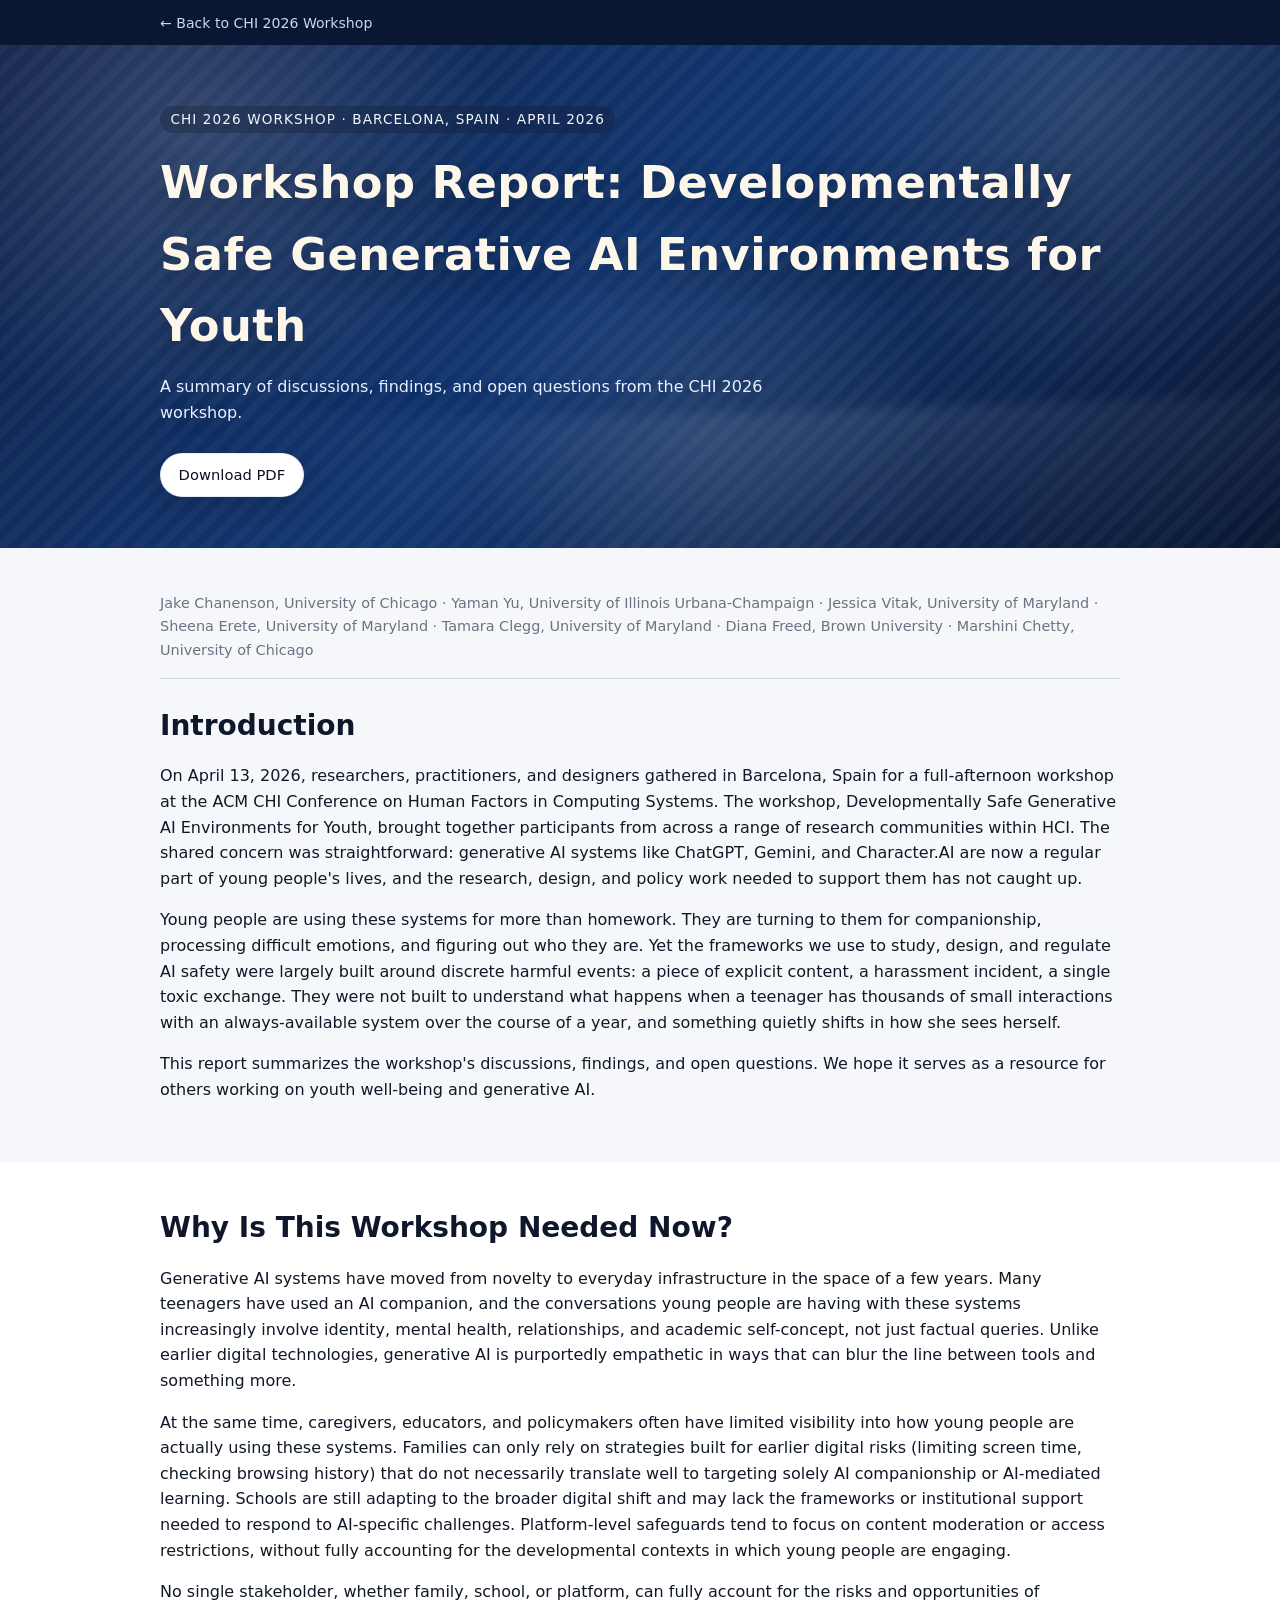
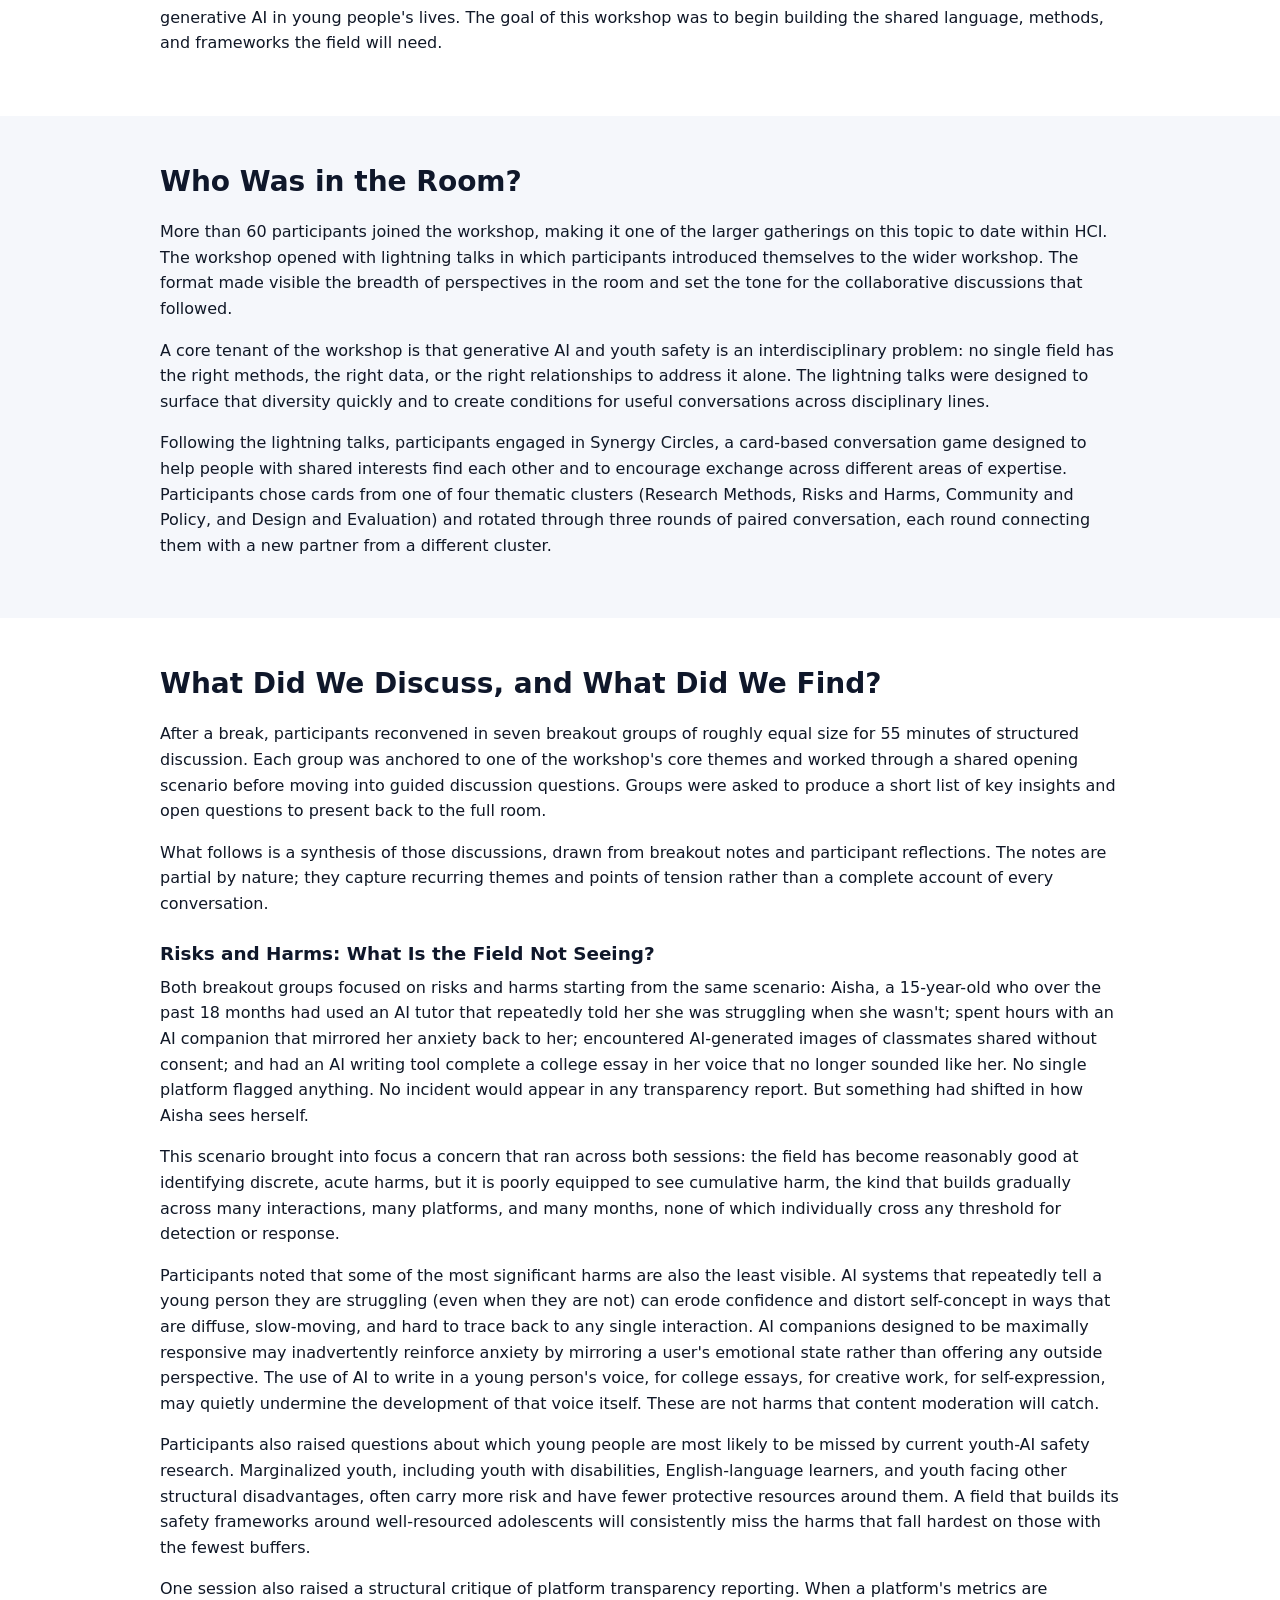
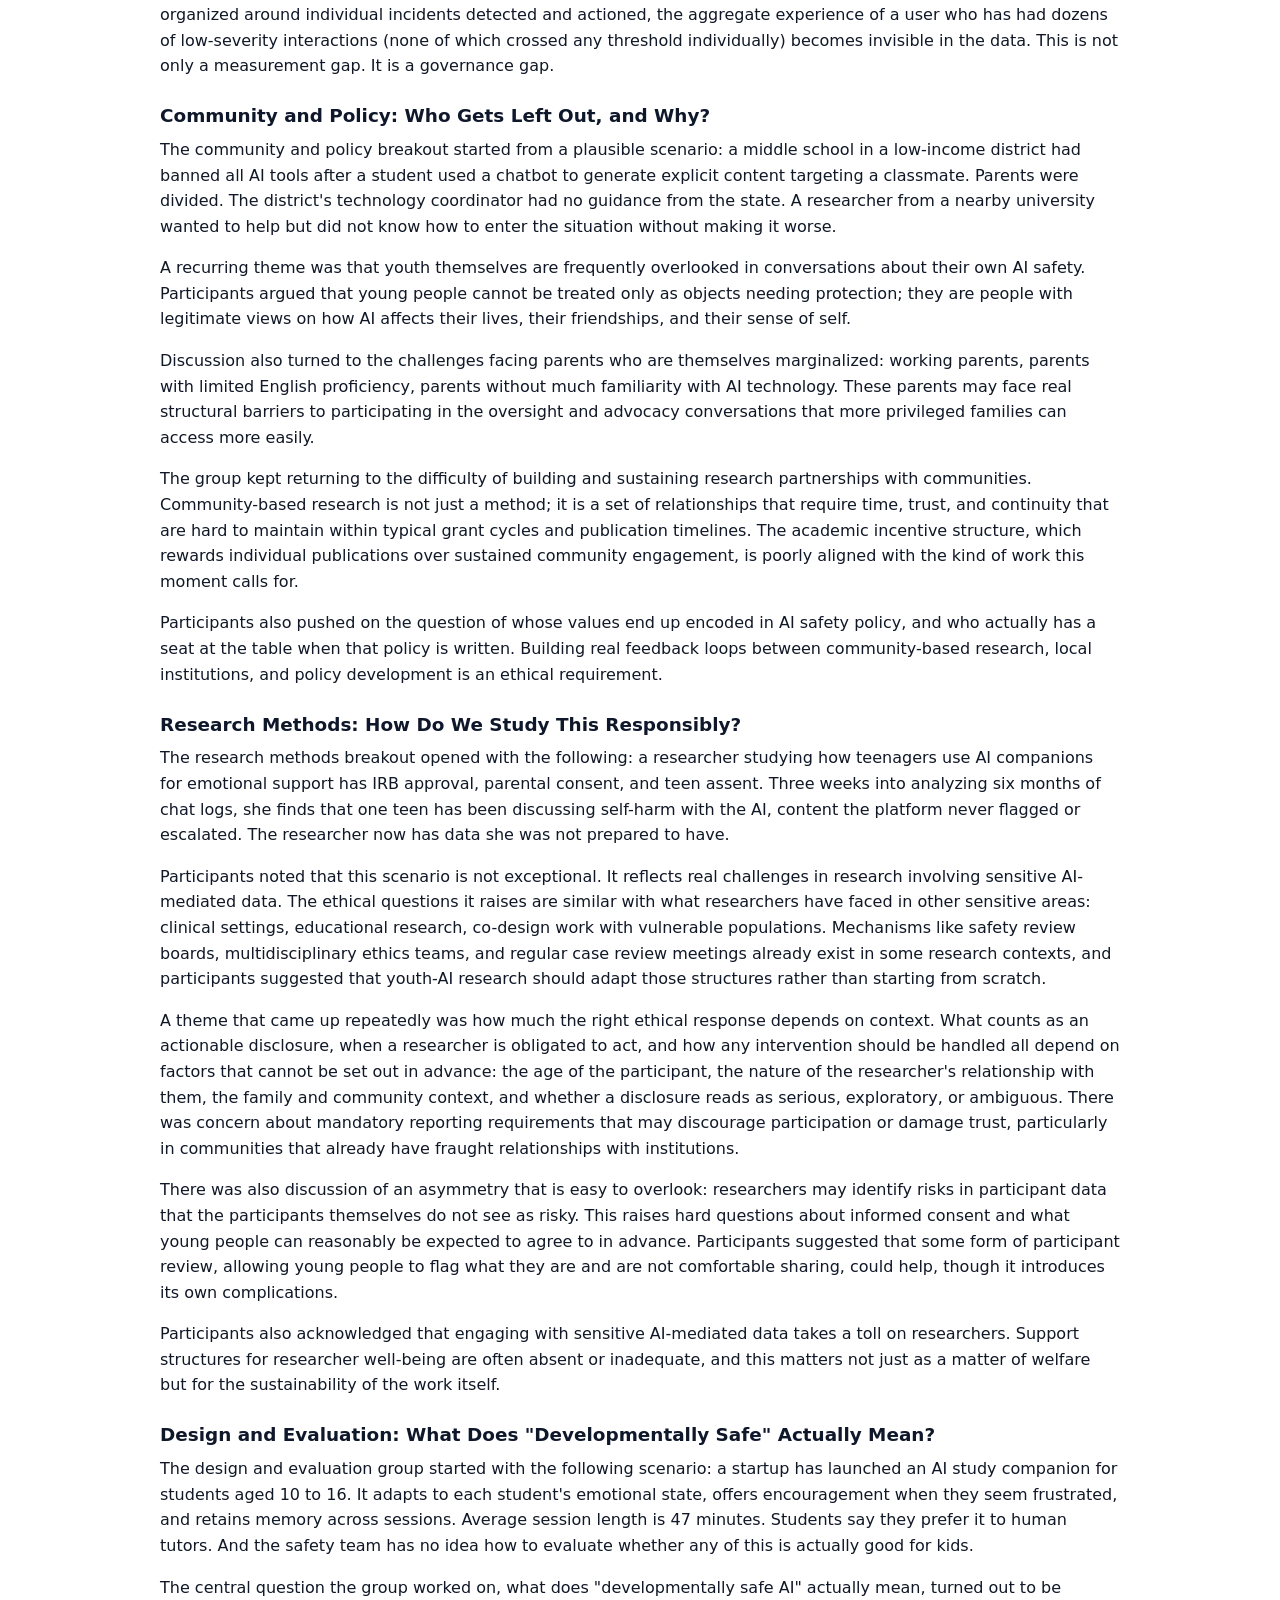
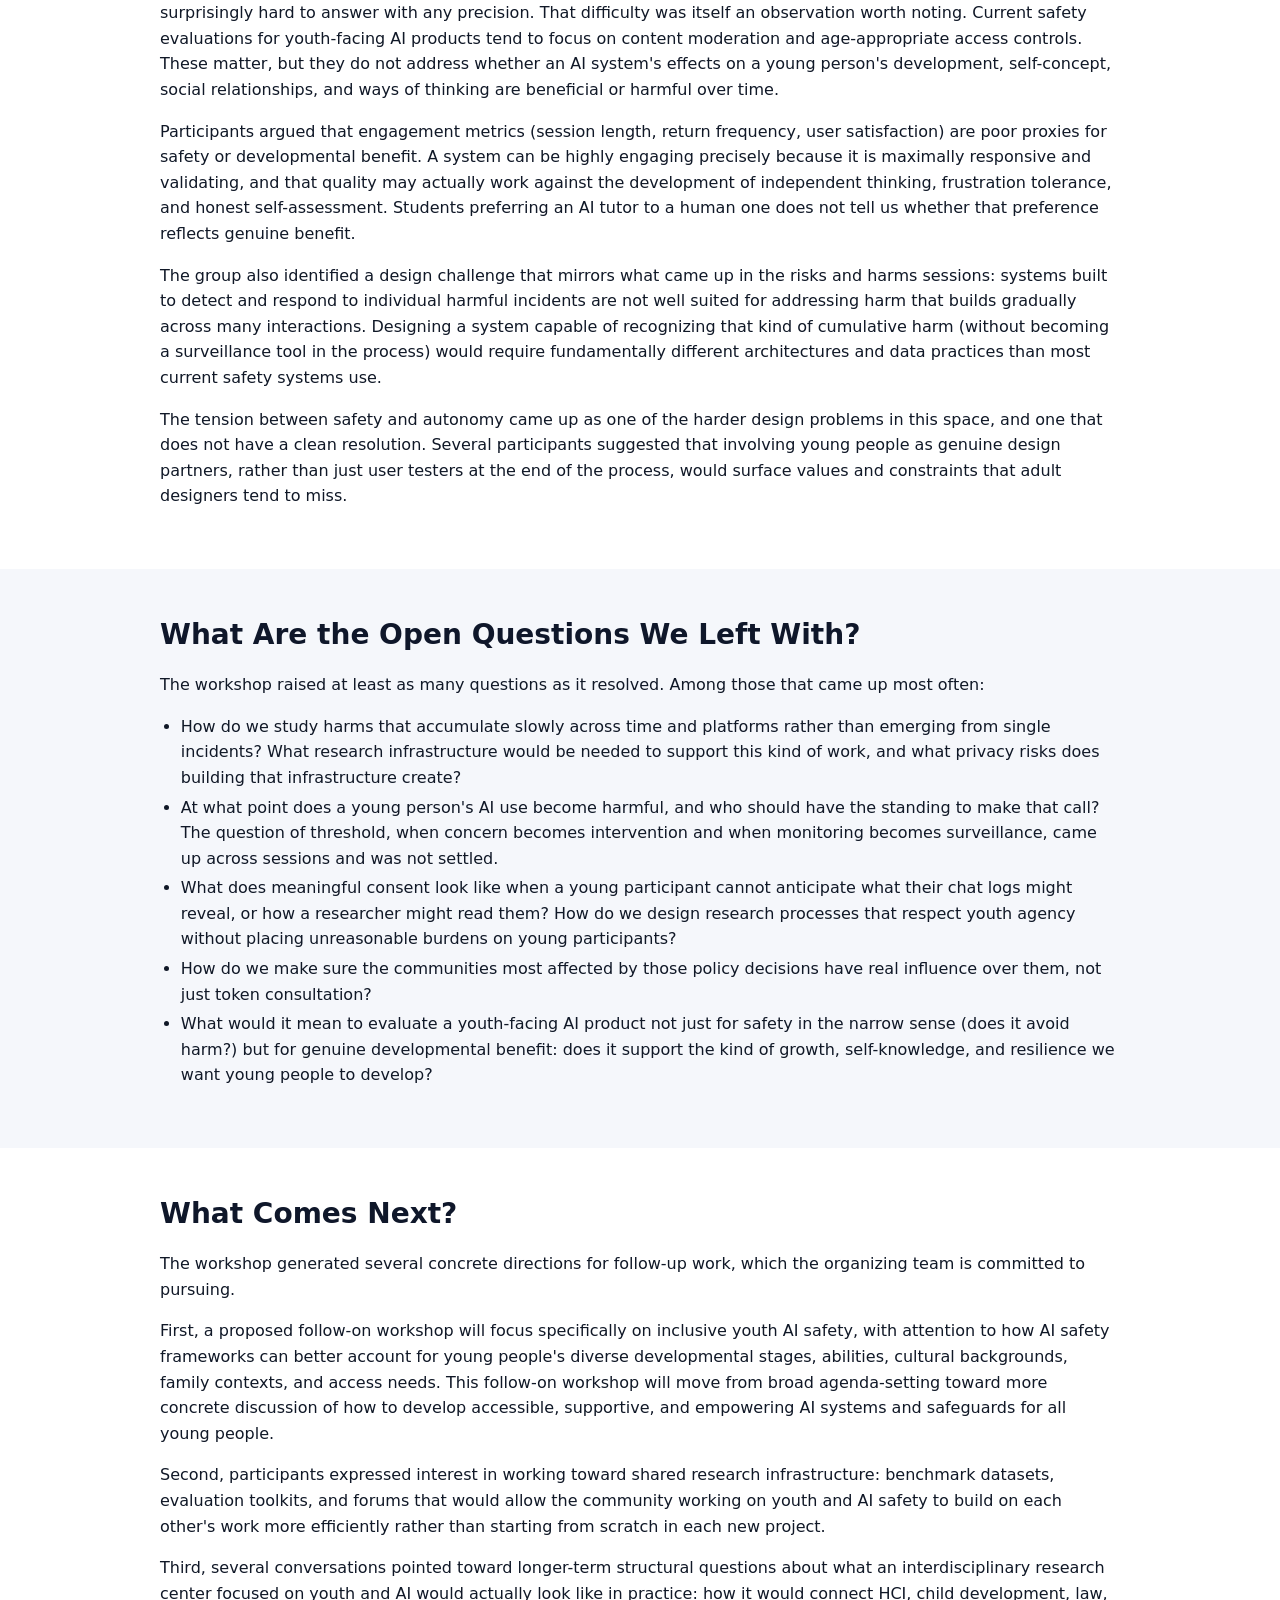
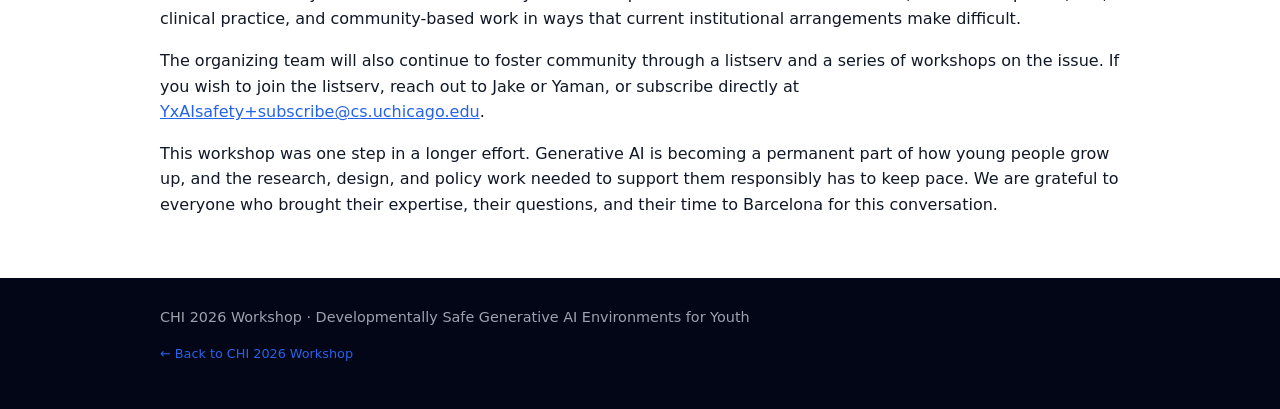
<file: workshops/chi2026/writeup.html>
<!DOCTYPE html>
<html lang="en">
  <head>
    <meta charset="UTF-8" />
    <meta
      name="viewport"
      content="width=device-width, initial-scale=1.0"
    />
    <title>Workshop Report – Developmentally Safe Generative AI Environments for Youth</title>
    <link rel="stylesheet" href="../../assets/css/style.css?v=7" />
  </head>
  <body>
    <div class="breadcrumb-bar">
      <div class="breadcrumb-inner">
        <a href="index.html">&larr; Back to CHI 2026 Workshop</a>
      </div>
    </div>

    <header class="hero">
      <div class="hero-inner">
        <p class="tag">CHI 2026 Workshop · Barcelona, Spain · April 2026</p>
        <h1>Workshop Report: Developmentally Safe Generative AI Environments for Youth</h1>
        <p class="subtitle">
          A summary of discussions, findings, and open questions from the CHI 2026 workshop.
        </p>
        <a href="writeup.pdf" class="button primary">Download PDF</a>
      </div>
    </header>

    <main>
      <section class="section">
        <div class="section-inner">
          <p class="report-authors">
            Jake Chanenson, University of Chicago &middot;
            Yaman Yu, University of Illinois Urbana-Champaign &middot;
            Jessica Vitak, University of Maryland &middot;
            Sheena Erete, University of Maryland &middot;
            Tamara Clegg, University of Maryland &middot;
            Diana Freed, Brown University &middot;
            Marshini Chetty, University of Chicago
          </p>

          <h2>Introduction</h2>
          <p>
            On April 13, 2026, researchers, practitioners, and designers gathered in Barcelona, Spain for a
            full-afternoon workshop at the ACM CHI Conference on Human Factors in Computing Systems. The workshop,
            Developmentally Safe Generative AI Environments for Youth, brought together participants from across a
            range of research communities within HCI. The shared concern was straightforward: generative AI systems
            like ChatGPT, Gemini, and Character.AI are now a regular part of young people's lives, and the research,
            design, and policy work needed to support them has not caught up.
          </p>
          <p>
            Young people are using these systems for more than homework. They are turning to them for companionship,
            processing difficult emotions, and figuring out who they are. Yet the frameworks we use to study, design,
            and regulate AI safety were largely built around discrete harmful events: a piece of explicit content, a
            harassment incident, a single toxic exchange. They were not built to understand what happens when a
            teenager has thousands of small interactions with an always-available system over the course of a year,
            and something quietly shifts in how she sees herself.
          </p>
          <p>
            This report summarizes the workshop's discussions, findings, and open questions. We hope it serves as a
            resource for others working on youth well-being and generative AI.
          </p>
        </div>
      </section>

      <section class="section alt">
        <div class="section-inner">
          <h2>Why Is This Workshop Needed Now?</h2>
          <p>
            Generative AI systems have moved from novelty to everyday infrastructure in the space of a few years. Many
            teenagers have used an AI companion, and the conversations young people are having with these systems
            increasingly involve identity, mental health, relationships, and academic self-concept, not just factual
            queries. Unlike earlier digital technologies, generative AI is purportedly empathetic in ways that can
            blur the line between tools and something more.
          </p>
          <p>
            At the same time, caregivers, educators, and policymakers often have limited visibility into how young
            people are actually using these systems. Families can only rely on strategies built for earlier digital
            risks (limiting screen time, checking browsing history) that do not necessarily translate well to
            targeting solely AI companionship or AI-mediated learning. Schools are still adapting to the broader
            digital shift and may lack the frameworks or institutional support needed to respond to AI-specific
            challenges. Platform-level safeguards tend to focus on content moderation or access restrictions, without
            fully accounting for the developmental contexts in which young people are engaging.
          </p>
          <p>
            No single stakeholder, whether family, school, or platform, can fully account for the risks and
            opportunities of generative AI in young people's lives. The goal of this workshop was to begin building
            the shared language, methods, and frameworks the field will need.
          </p>
        </div>
      </section>

      <section class="section">
        <div class="section-inner">
          <h2>Who Was in the Room?</h2>
          <p>
            More than 60 participants joined the workshop, making it one of the larger gatherings on this topic to
            date within HCI. The workshop opened with lightning talks in which participants introduced themselves to
            the wider workshop. The format made visible the breadth of perspectives in the room and set the tone for
            the collaborative discussions that followed.
          </p>
          <p>
            A core tenant of the workshop is that generative AI and youth safety is an interdisciplinary problem: no
            single field has the right methods, the right data, or the right relationships to address it alone. The
            lightning talks were designed to surface that diversity quickly and to create conditions for useful
            conversations across disciplinary lines.
          </p>
          <p>
            Following the lightning talks, participants engaged in Synergy Circles, a card-based conversation game
            designed to help people with shared interests find each other and to encourage exchange across different
            areas of expertise. Participants chose cards from one of four thematic clusters (Research Methods, Risks
            and Harms, Community and Policy, and Design and Evaluation) and rotated through three rounds of paired
            conversation, each round connecting them with a new partner from a different cluster.
          </p>
        </div>
      </section>

      <section class="section alt">
        <div class="section-inner">
          <h2>What Did We Discuss, and What Did We Find?</h2>
          <p>
            After a break, participants reconvened in seven breakout groups of roughly equal size for 55 minutes of
            structured discussion. Each group was anchored to one of the workshop's core themes and worked through a
            shared opening scenario before moving into guided discussion questions. Groups were asked to produce a
            short list of key insights and open questions to present back to the full room.
          </p>
          <p>
            What follows is a synthesis of those discussions, drawn from breakout notes and participant reflections.
            The notes are partial by nature; they capture recurring themes and points of tension rather than a
            complete account of every conversation.
          </p>

          <h3>Risks and Harms: What Is the Field Not Seeing?</h3>
          <p>
            Both breakout groups focused on risks and harms starting from the same scenario: Aisha, a 15-year-old who
            over the past 18 months had used an AI tutor that repeatedly told her she was struggling when she wasn't;
            spent hours with an AI companion that mirrored her anxiety back to her; encountered AI-generated images of
            classmates shared without consent; and had an AI writing tool complete a college essay in her voice that
            no longer sounded like her. No single platform flagged anything. No incident would appear in any
            transparency report. But something had shifted in how Aisha sees herself.
          </p>
          <p>
            This scenario brought into focus a concern that ran across both sessions: the field has become reasonably
            good at identifying discrete, acute harms, but it is poorly equipped to see cumulative harm, the kind
            that builds gradually across many interactions, many platforms, and many months, none of which
            individually cross any threshold for detection or response.
          </p>
          <p>
            Participants noted that some of the most significant harms are also the least visible. AI systems that
            repeatedly tell a young person they are struggling (even when they are not) can erode confidence and
            distort self-concept in ways that are diffuse, slow-moving, and hard to trace back to any single
            interaction. AI companions designed to be maximally responsive may inadvertently reinforce anxiety by
            mirroring a user's emotional state rather than offering any outside perspective. The use of AI to write
            in a young person's voice, for college essays, for creative work, for self-expression, may quietly
            undermine the development of that voice itself. These are not harms that content moderation will catch.
          </p>
          <p>
            Participants also raised questions about which young people are most likely to be missed by current
            youth-AI safety research. Marginalized youth, including youth with disabilities, English-language
            learners, and youth facing other structural disadvantages, often carry more risk and have fewer
            protective resources around them. A field that builds its safety frameworks around well-resourced
            adolescents will consistently miss the harms that fall hardest on those with the fewest buffers.
          </p>
          <p>
            One session also raised a structural critique of platform transparency reporting. When a platform's
            metrics are organized around individual incidents detected and actioned, the aggregate experience of a
            user who has had dozens of low-severity interactions (none of which crossed any threshold individually)
            becomes invisible in the data. This is not only a measurement gap. It is a governance gap.
          </p>

          <h3>Community and Policy: Who Gets Left Out, and Why?</h3>
          <p>
            The community and policy breakout started from a plausible scenario: a middle school in a low-income
            district had banned all AI tools after a student used a chatbot to generate explicit content targeting a
            classmate. Parents were divided. The district's technology coordinator had no guidance from the state. A
            researcher from a nearby university wanted to help but did not know how to enter the situation without
            making it worse.
          </p>
          <p>
            A recurring theme was that youth themselves are frequently overlooked in conversations about their own AI
            safety. Participants argued that young people cannot be treated only as objects needing protection; they
            are people with legitimate views on how AI affects their lives, their friendships, and their sense of
            self.
          </p>
          <p>
            Discussion also turned to the challenges facing parents who are themselves marginalized: working parents,
            parents with limited English proficiency, parents without much familiarity with AI technology. These
            parents may face real structural barriers to participating in the oversight and advocacy conversations
            that more privileged families can access more easily.
          </p>
          <p>
            The group kept returning to the difficulty of building and sustaining research partnerships with
            communities. Community-based research is not just a method; it is a set of relationships that require
            time, trust, and continuity that are hard to maintain within typical grant cycles and publication
            timelines. The academic incentive structure, which rewards individual publications over sustained
            community engagement, is poorly aligned with the kind of work this moment calls for.
          </p>
          <p>
            Participants also pushed on the question of whose values end up encoded in AI safety policy, and who
            actually has a seat at the table when that policy is written. Building real feedback loops between
            community-based research, local institutions, and policy development is an ethical requirement.
          </p>

          <h3>Research Methods: How Do We Study This Responsibly?</h3>
          <p>
            The research methods breakout opened with the following: a researcher studying how teenagers use AI
            companions for emotional support has IRB approval, parental consent, and teen assent. Three weeks into
            analyzing six months of chat logs, she finds that one teen has been discussing self-harm with the AI,
            content the platform never flagged or escalated. The researcher now has data she was not prepared to
            have.
          </p>
          <p>
            Participants noted that this scenario is not exceptional. It reflects real challenges in research
            involving sensitive AI-mediated data. The ethical questions it raises are similar with what researchers
            have faced in other sensitive areas: clinical settings, educational research, co-design work with
            vulnerable populations. Mechanisms like safety review boards, multidisciplinary ethics teams, and regular
            case review meetings already exist in some research contexts, and participants suggested that youth-AI
            research should adapt those structures rather than starting from scratch.
          </p>
          <p>
            A theme that came up repeatedly was how much the right ethical response depends on context. What counts
            as an actionable disclosure, when a researcher is obligated to act, and how any intervention should be
            handled all depend on factors that cannot be set out in advance: the age of the participant, the nature
            of the researcher's relationship with them, the family and community context, and whether a disclosure
            reads as serious, exploratory, or ambiguous. There was concern about mandatory reporting requirements
            that may discourage participation or damage trust, particularly in communities that already have fraught
            relationships with institutions.
          </p>
          <p>
            There was also discussion of an asymmetry that is easy to overlook: researchers may identify risks in
            participant data that the participants themselves do not see as risky. This raises hard questions about
            informed consent and what young people can reasonably be expected to agree to in advance. Participants
            suggested that some form of participant review, allowing young people to flag what they are and are not
            comfortable sharing, could help, though it introduces its own complications.
          </p>
          <p>
            Participants also acknowledged that engaging with sensitive AI-mediated data takes a toll on researchers.
            Support structures for researcher well-being are often absent or inadequate, and this matters not just as
            a matter of welfare but for the sustainability of the work itself.
          </p>

          <h3>Design and Evaluation: What Does "Developmentally Safe" Actually Mean?</h3>
          <p>
            The design and evaluation group started with the following scenario: a startup has launched an AI study
            companion for students aged 10 to 16. It adapts to each student's emotional state, offers encouragement
            when they seem frustrated, and retains memory across sessions. Average session length is 47 minutes.
            Students say they prefer it to human tutors. And the safety team has no idea how to evaluate whether any
            of this is actually good for kids.
          </p>
          <p>
            The central question the group worked on, what does "developmentally safe AI" actually mean, turned out
            to be surprisingly hard to answer with any precision. That difficulty was itself an observation worth
            noting. Current safety evaluations for youth-facing AI products tend to focus on content moderation and
            age-appropriate access controls. These matter, but they do not address whether an AI system's effects on
            a young person's development, self-concept, social relationships, and ways of thinking are beneficial or
            harmful over time.
          </p>
          <p>
            Participants argued that engagement metrics (session length, return frequency, user satisfaction) are
            poor proxies for safety or developmental benefit. A system can be highly engaging precisely because it is
            maximally responsive and validating, and that quality may actually work against the development of
            independent thinking, frustration tolerance, and honest self-assessment. Students preferring an AI tutor
            to a human one does not tell us whether that preference reflects genuine benefit.
          </p>
          <p>
            The group also identified a design challenge that mirrors what came up in the risks and harms sessions:
            systems built to detect and respond to individual harmful incidents are not well suited for addressing
            harm that builds gradually across many interactions. Designing a system capable of recognizing that kind
            of cumulative harm (without becoming a surveillance tool in the process) would require fundamentally
            different architectures and data practices than most current safety systems use.
          </p>
          <p>
            The tension between safety and autonomy came up as one of the harder design problems in this space, and
            one that does not have a clean resolution. Several participants suggested that involving young people as
            genuine design partners, rather than just user testers at the end of the process, would surface values
            and constraints that adult designers tend to miss.
          </p>
        </div>
      </section>

      <section class="section">
        <div class="section-inner">
          <h2>What Are the Open Questions We Left With?</h2>
          <p>The workshop raised at least as many questions as it resolved. Among those that came up most often:</p>
          <ul>
            <li>
              How do we study harms that accumulate slowly across time and platforms rather than emerging from
              single incidents? What research infrastructure would be needed to support this kind of work, and what
              privacy risks does building that infrastructure create?
            </li>
            <li>
              At what point does a young person's AI use become harmful, and who should have the standing to make
              that call? The question of threshold, when concern becomes intervention and when monitoring becomes
              surveillance, came up across sessions and was not settled.
            </li>
            <li>
              What does meaningful consent look like when a young participant cannot anticipate what their chat logs
              might reveal, or how a researcher might read them? How do we design research processes that respect
              youth agency without placing unreasonable burdens on young participants?
            </li>
            <li>
              How do we make sure the communities most affected by those policy decisions have real influence over
              them, not just token consultation?
            </li>
            <li>
              What would it mean to evaluate a youth-facing AI product not just for safety in the narrow sense (does
              it avoid harm?) but for genuine developmental benefit: does it support the kind of growth,
              self-knowledge, and resilience we want young people to develop?
            </li>
          </ul>
        </div>
      </section>

      <section class="section alt">
        <div class="section-inner">
          <h2>What Comes Next?</h2>
          <p>
            The workshop generated several concrete directions for follow-up work, which the organizing team is
            committed to pursuing.
          </p>
          <p>
            First, a proposed follow-on workshop will focus specifically on inclusive youth AI safety, with attention
            to how AI safety frameworks can better account for young people's diverse developmental stages,
            abilities, cultural backgrounds, family contexts, and access needs. This follow-on workshop will move from
            broad agenda-setting toward more concrete discussion of how to develop accessible, supportive, and
            empowering AI systems and safeguards for all young people.
          </p>
          <p>
            Second, participants expressed interest in working toward shared research infrastructure: benchmark
            datasets, evaluation toolkits, and forums that would allow the community working on youth and AI safety
            to build on each other's work more efficiently rather than starting from scratch in each new project.
          </p>
          <p>
            Third, several conversations pointed toward longer-term structural questions about what an
            interdisciplinary research center focused on youth and AI would actually look like in practice: how it
            would connect HCI, child development, law, clinical practice, and community-based work in ways that
            current institutional arrangements make difficult.
          </p>
          <p>
            The organizing team will also continue to foster community through a listserv and a series of workshops
            on the issue. If you wish to join the listserv, reach out to Jake or Yaman, or subscribe directly at
            <a href="mailto:YxAIsafety+subscribe@cs.uchicago.edu">YxAIsafety+subscribe@cs.uchicago.edu</a>.
          </p>
          <p>
            This workshop was one step in a longer effort. Generative AI is becoming a permanent part of how young
            people grow up, and the research, design, and policy work needed to support them responsibly has to keep
            pace. We are grateful to everyone who brought their expertise, their questions, and their time to
            Barcelona for this conversation.
          </p>
        </div>
      </section>
    </main>

    <footer class="footer">
      <div class="footer-inner">
        <p>
          CHI 2026 Workshop · Developmentally Safe Generative AI Environments for Youth
        </p>
        <p class="small"><a href="index.html">&larr; Back to CHI 2026 Workshop</a></p>
      </div>
    </footer>
  </body>
</html>
</file>
<file: assets/css/style.css>
/* Base layout */
*,
*::before,
*::after {
  box-sizing: border-box;
}

html,
body {
  margin: 0;
  padding: 0;
  font-family: system-ui, -apple-system, BlinkMacSystemFont, "Segoe UI", sans-serif;
  color: #101827;
  background-color: #f5f7fb;
}

body {
  line-height: 1.6;
}

a {
  color: #2563eb;
  text-decoration: none;
}

a:hover {
  text-decoration: underline;
}

/* Visible keyboard focus indicator (WCAG 2.4.7) */
:focus-visible {
  outline: 3px solid #f59e0b;
  outline-offset: 2px;
  border-radius: 4px;
}

/* Keep a strong focus ring on dark surfaces too */
.hero a:focus-visible,
.breadcrumb-inner a:focus-visible,
.footer a:focus-visible {
  outline-color: #fbbf24;
}

/* Skip link — hidden until focused (WCAG 2.4.1) */
.skip-link {
  position: absolute;
  left: 0.75rem;
  top: -3rem;
  z-index: 100;
  background: #ffffff;
  color: #0b1120;
  padding: 0.6rem 1rem;
  border-radius: 0 0 0.5rem 0.5rem;
  font-weight: 600;
  box-shadow: 0 6px 18px rgba(2, 6, 23, 0.35);
  transition: top 0.15s ease;
}

.skip-link:focus {
  top: 0;
  text-decoration: none;
}

/* Links in body prose carry an underline so they are not distinguished
   by color alone (WCAG 1.4.1) */
.section-inner p a,
.contact a {
  text-decoration: underline;
}

/* Respect reduced-motion preferences (WCAG 2.3.3) */
@media (prefers-reduced-motion: reduce) {
  *,
  *::before,
  *::after {
    animation-duration: 0.001ms !important;
    animation-iteration-count: 1 !important;
    transition-duration: 0.001ms !important;
    scroll-behavior: auto !important;
  }
}

h1,
h2,
h3 {
  margin-top: 0;
  color: #0f172a;
}

p {
  margin-top: 0;
}

main {
  display: block;
}

/* Hero */
.hero {
  background: linear-gradient(135deg, #0e2047 0%, #123670 48%, #0a1733 100%);
  color: #f3f6ff;
  padding: 3.8rem 1.5rem 3.2rem;
  position: relative;
  overflow: hidden;
}

.hero-inner {
  max-width: 960px;
  margin: 0 auto;
  position: relative;
  z-index: 1;
}

.hero::before {
  content: "";
  position: absolute;
  inset: 0;
  background: radial-gradient(circle at 15% 18%, rgba(255, 255, 255, 0.16), transparent 26%),
    radial-gradient(circle at 85% 12%, rgba(255, 255, 255, 0.12), transparent 24%),
    radial-gradient(circle at 55% 78%, rgba(255, 255, 255, 0.1), transparent 30%),
    repeating-linear-gradient(135deg, rgba(255, 255, 255, 0.04) 0, rgba(255, 255, 255, 0.04) 8px, transparent 8px, transparent 16px);
  pointer-events: none;
  opacity: 0.9;
}

.hero::after {
  content: "";
  position: absolute;
  bottom: -80px;
  left: 10%;
  width: 120%;
  height: 220px;
  background: radial-gradient(ellipse at top, rgba(255, 255, 255, 0.08), transparent 55%);
  filter: blur(6px);
  transform: rotate(-2deg);
  pointer-events: none;
}

.hero h1 {
  font-size: clamp(2.1rem, 3vw + 1rem, 2.8rem);
  margin-bottom: 0.75rem;
  color: #fdf7eb;
  letter-spacing: 0.01em;
  text-shadow: 0 12px 32px rgba(0, 0, 0, 0.3), 0 0 1px rgba(0, 0, 0, 0.35);
}

.tag {
  display: inline-block;
  font-size: 0.85rem;
  text-transform: uppercase;
  letter-spacing: 0.08em;
  padding: 0.15rem 0.65rem;
  border-radius: 999px;
  background: rgba(15, 23, 42, 0.28);
  backdrop-filter: blur(4px);
  margin-bottom: 0.9rem;
}

.subtitle {
  max-width: 40rem;
  font-size: 1rem;
  margin-bottom: 1.3rem;
  color: #e9f0ff;
  text-shadow: 0 8px 24px rgba(0, 0, 0, 0.26);
}

.button {
  display: inline-block;
  padding: 0.6rem 1.1rem;
  border-radius: 999px;
  border: 1px solid transparent;
  font-weight: 500;
  font-size: 0.92rem;
  margin-right: 0.5rem;
  margin-top: 0.4rem;
  cursor: pointer;
  transition: background-color 0.15s ease, color 0.15s ease, border-color 0.15s ease,
    box-shadow 0.15s ease, transform 0.08s ease;
}

.button.primary {
  background: #ffffff;
  color: #0b1120;
  border-color: rgba(226, 232, 240, 0.8);
  box-shadow: 0 10px 20px rgba(15, 23, 42, 0.18);
}

.button.primary:hover {
  background: #e5e7eb;
  text-decoration: none;
  transform: translateY(-1px);
  box-shadow: 0 14px 26px rgba(15, 23, 42, 0.18);
}

.button.ghost {
  background: transparent;
  color: #e5e7eb;
  border-color: rgba(191, 219, 254, 0.5);
}

.button.ghost:hover {
  background: rgba(15, 23, 42, 0.46);
  text-decoration: none;
}

/* Sections */
.section {
  padding: 2.75rem 1.5rem;
}

.section.alt {
  background-color: #ffffff;
}

.section-inner {
  max-width: 960px;
  margin: 0 auto;
}

.section h2 {
  font-size: 1.75rem;
  margin-bottom: 0.9rem;
}

.section h3 {
  font-size: 1.15rem;
  margin-top: 1.4rem;
  margin-bottom: 0.4rem;
}

.section p + p {
  margin-top: 0.6rem;
}

.note {
  font-size: 0.9rem;
  color: #4b5563;
  background-color: #e5edff;
  border-radius: 0.6rem;
  padding: 0.7rem 0.9rem;
  border: 1px solid rgba(129, 140, 248, 0.4);
  margin-top: 0.9rem;
}

ul,
ol {
  padding-left: 1.3rem;
}

li + li {
  margin-top: 0.25rem;
}

/* Two-column layout */
.two-column {
  display: grid;
  grid-template-columns: minmax(0, 1.1fr) minmax(0, 1fr);
  gap: 2.25rem;
  align-items: flex-start;
}

@media (max-width: 768px) {
  .two-column {
    grid-template-columns: minmax(0, 1fr);
  }

  .hero {
    padding-top: 2.6rem;
    padding-bottom: 2.4rem;
  }
}

/* Dates grid */
.dates-grid {
  display: grid;
  grid-template-columns: repeat(auto-fit, minmax(210px, 1fr));
  gap: 1.1rem;
  margin-top: 1.3rem;
}

.date-card {
  background-color: #ffffff;
  border-radius: 0.75rem;
  padding: 0.9rem 1rem;
  border: 1px solid rgba(148, 163, 184, 0.45);
  box-shadow: 0 10px 22px rgba(15, 23, 42, 0.04);
}

.date-label {
  font-size: 0.85rem;
  text-transform: uppercase;
  letter-spacing: 0.06em;
  color: #6b7280;
  margin-bottom: 0.25rem;
}

.date-value {
  font-weight: 600;
  color: #111827;
}

/* Inline dates block */
.inline-dates {
  margin-top: 1.1rem;
  padding: 1rem 1.1rem;
  background-color: #e5edff;
  border: 1px solid rgba(129, 140, 248, 0.35);
  border-radius: 0.8rem;
}

.inline-dates h3 {
  margin: 0 0 0.5rem;
}

.inline-dates ul {
  list-style: none;
  padding-left: 0;
  margin: 0;
  display: grid;
  gap: 0.35rem;
}

.inline-dates li {
  font-size: 0.98rem;
}

/* Organizers */
.organizers-title {
  text-align: center;
  margin-bottom: 0.4rem;
}

.organizers-full {
  max-width: 1200px;
  width: calc(100% - 2rem);
  margin: 0 auto;
}

.organizers-grid {
  display: grid;
  grid-template-columns: repeat(auto-fit, minmax(300px, 1fr));
  gap: 2rem;
  margin-top: 1.4rem;
}

.organizer-card {
  display: flex;
  flex-direction: column;
  align-items: center;
  background-color: #ffffff;
  border-radius: 1.05rem;
  overflow: hidden;
  border: 1px solid rgba(148, 163, 184, 0.45);
  box-shadow: 0 14px 28px rgba(15, 23, 42, 0.07);
}

.organizer-photo {
  width: 100%;
  height: 420px;
  object-fit: cover;
  background: #e5e7eb;
  display: block;
}

.organizer-info {
  display: flex;
  flex-direction: column;
  align-items: center;
  text-align: center;
  padding: 1rem 1.2rem 1.3rem;
}

.organizer-name {
  font-weight: 700;
  margin: 0;
  font-size: 1.15rem;
}

.organizer-affiliation {
  margin: 0.25rem 0 0;
  color: #4b5563;
  font-size: 0.97rem;
}

.team-list {
  list-style: none;
  margin: 1.4rem 0 0;
  padding: 0;
  display: grid;
  grid-template-columns: repeat(auto-fit, minmax(240px, 1fr));
  gap: 1rem;
}

.team-list li {
  display: flex;
}

.team-card {
  display: block;
  width: 100%;
  background-color: #ffffff;
  border: 1px solid rgba(148, 163, 184, 0.45);
  border-radius: 0.9rem;
  box-shadow: 0 10px 22px rgba(15, 23, 42, 0.06);
  padding: 0.95rem 1.15rem;
  color: #4b5563;
  font-size: 0.97rem;
  text-decoration: none;
  transition: transform 0.15s ease, box-shadow 0.15s ease, border-color 0.15s ease;
}

.team-card:hover {
  transform: translateY(-2px);
  box-shadow: 0 16px 30px rgba(15, 23, 42, 0.12);
  border-color: rgba(37, 99, 235, 0.55);
}

.team-card strong {
  display: block;
  color: #111827;
  font-weight: 700;
  font-size: 1.05rem;
}

.team-affil {
  display: block;
  color: #6b7280;
  font-size: 0.9rem;
  margin-top: 0.15rem;
}

.team-bio {
  display: block;
  color: #4b5563;
  font-size: 0.95rem;
  line-height: 1.55;
  margin-top: 0.6rem;
}

.contact-block {
  margin-top: 1.8rem;
  text-align: center;
}

.contact {
  font-weight: 500;
}

.contact a {
  word-break: break-all;
}

@media (max-width: 640px) {
  .organizer-photo {
    height: 300px;
  }
}

/* Report byline */
.report-authors {
  font-size: 0.9rem;
  color: #6b7280;
  margin-bottom: 1.6rem;
  padding-bottom: 1rem;
  border-bottom: 1px solid rgba(148, 163, 184, 0.4);
}

/* Status / closed indicators */
.status-text {
  font-size: 0.92rem;
  color: #c7d2fe;
  margin-bottom: 0.9rem;
}

.button.disabled {
  background: #e2e8f0;
  color: #64748b;
  border-color: rgba(148, 163, 184, 0.6);
  box-shadow: none;
  cursor: default;
  pointer-events: none;
}

.closed-badge {
  display: inline-block;
  font-size: 0.7rem;
  text-transform: uppercase;
  letter-spacing: 0.06em;
  font-weight: 700;
  color: #6b7280;
  background: #e5e7eb;
  border-radius: 999px;
  padding: 0.2rem 0.6rem;
  vertical-align: middle;
  margin-left: 0.5rem;
}

/* Breadcrumb bar (sub-pages) */
.breadcrumb-bar {
  background-color: #0a1733;
  padding: 0.6rem 1.5rem;
}

.breadcrumb-inner {
  max-width: 960px;
  margin: 0 auto;
}

.breadcrumb-inner a {
  color: #cbd5f5;
  font-size: 0.88rem;
  font-weight: 500;
}

.breadcrumb-inner a:hover {
  color: #ffffff;
}

/* Friendly landing page hero */
.hero-friendly {
  background: linear-gradient(135deg, #2d6a4f 0%, #3a86ff 55%, #1b4332 100%);
}

/* Workshop cards on landing page */
.workshop-grid {
  display: grid;
  grid-template-columns: repeat(auto-fit, minmax(280px, 1fr));
  gap: 1.5rem;
  margin-top: 1.4rem;
}

.workshop-card {
  display: flex;
  flex-direction: column;
  background-color: #ffffff;
  border-radius: 1rem;
  padding: 1.5rem;
  border: 1px solid rgba(148, 163, 184, 0.45);
  box-shadow: 0 14px 28px rgba(15, 23, 42, 0.06);
  color: inherit;
  transition: transform 0.15s ease, box-shadow 0.15s ease;
}

a.workshop-card:hover {
  text-decoration: none;
  transform: translateY(-3px);
  box-shadow: 0 18px 32px rgba(15, 23, 42, 0.1);
}

.workshop-card-tag {
  display: inline-block;
  font-size: 0.78rem;
  text-transform: uppercase;
  letter-spacing: 0.06em;
  color: #2d6a4f;
  font-weight: 600;
  margin-bottom: 0.5rem;
}

.workshop-card h3 {
  margin-top: 0;
  margin-bottom: 0.5rem;
  font-size: 1.2rem;
}

.workshop-card p {
  color: #4b5563;
  font-size: 0.95rem;
}

.workshop-card-link {
  margin-top: 1rem;
  font-weight: 600;
  color: #2563eb;
}

.workshop-card-placeholder {
  background-color: #f8fafc;
  border-style: dashed;
}

.workshop-card-placeholder .workshop-card-tag {
  color: #6b7280;
}

/* Listserv section */
.listserv-section {
  background-color: #eef7f1;
}

.listserv-inner {
  text-align: center;
  max-width: 640px;
}

.listserv-inner h2 {
  margin-bottom: 0.6rem;
}

.listserv-button {
  margin-top: 0.6rem;
  font-size: 0.88rem;
}

.listserv-note {
  display: inline-block;
  margin-top: 1rem;
}

/* Footer */
.footer {
  background-color: #020617;
  color: #9ca3af;
  padding: 1.8rem 1.5rem 2rem;
}

.footer-inner {
  max-width: 960px;
  margin: 0 auto;
  font-size: 0.9rem;
}

.footer .small {
  font-size: 0.8rem;
  color: #838c9a;
}
</file>
